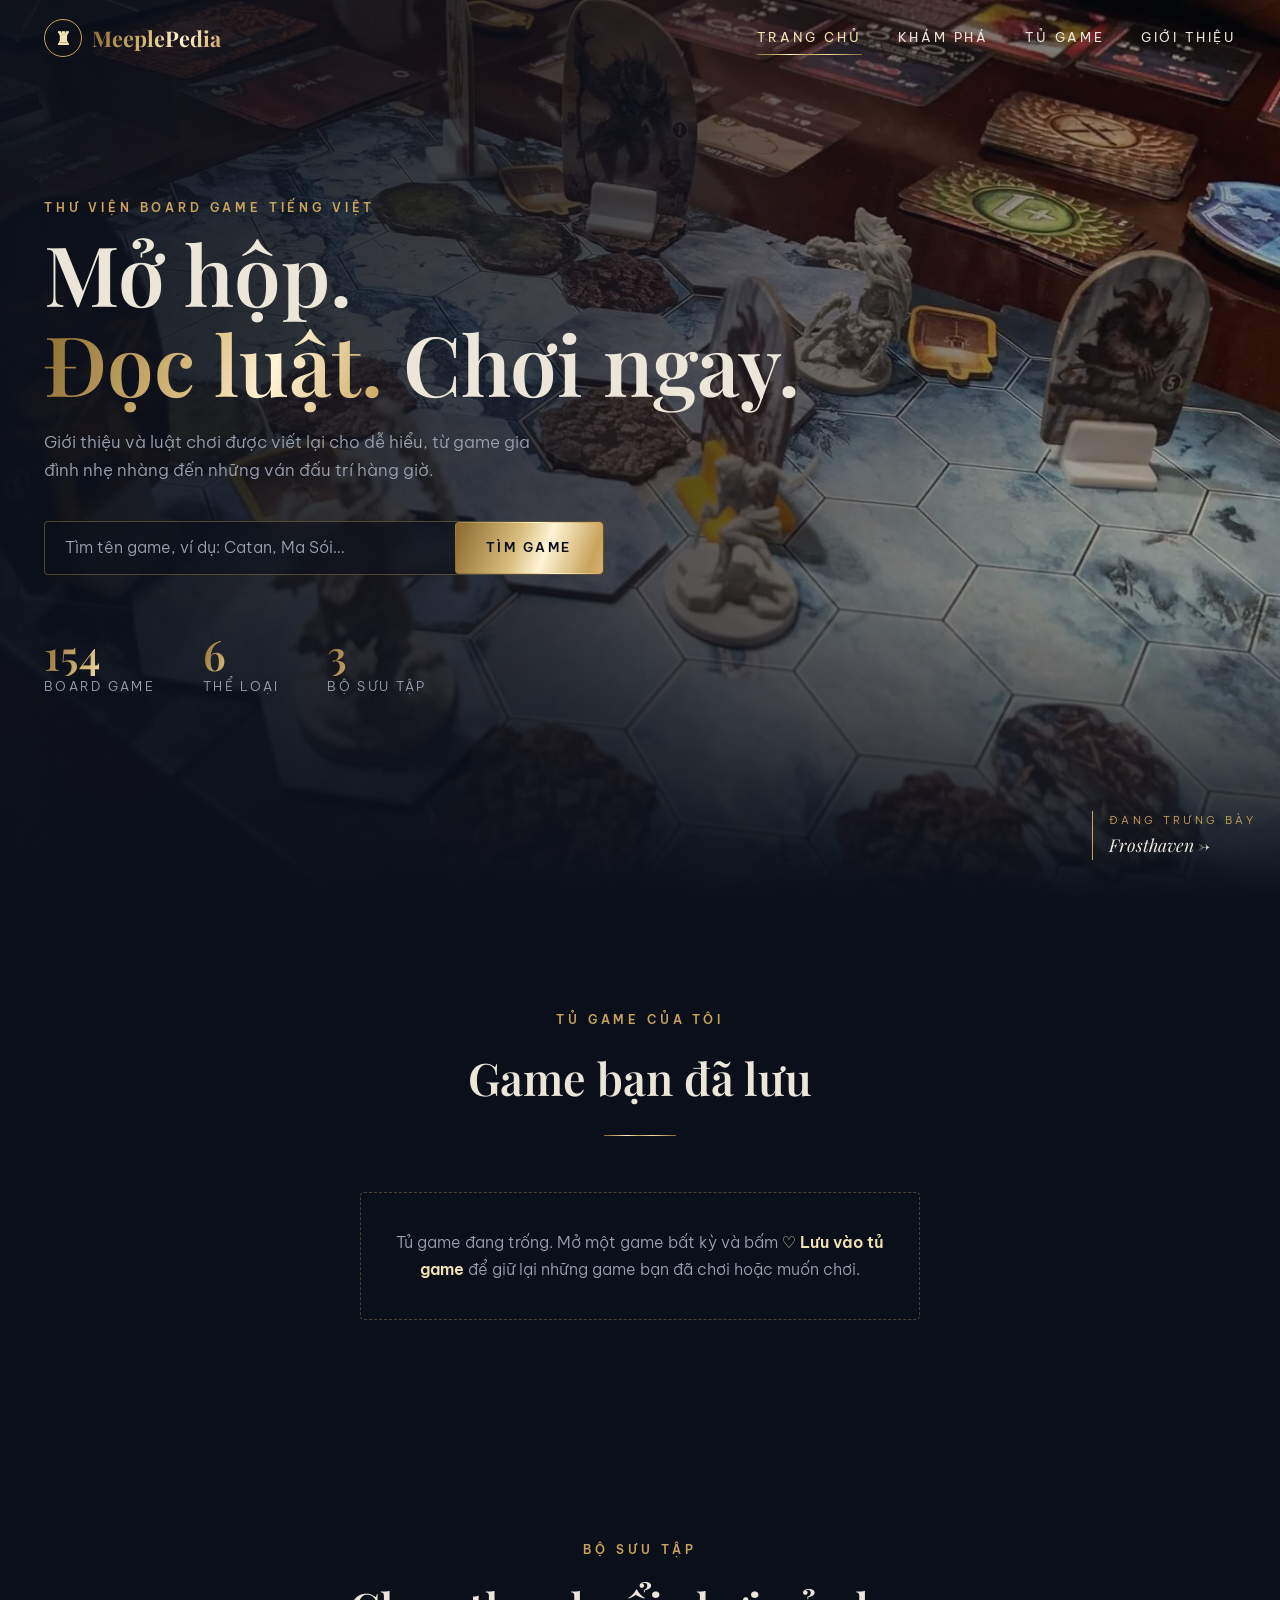
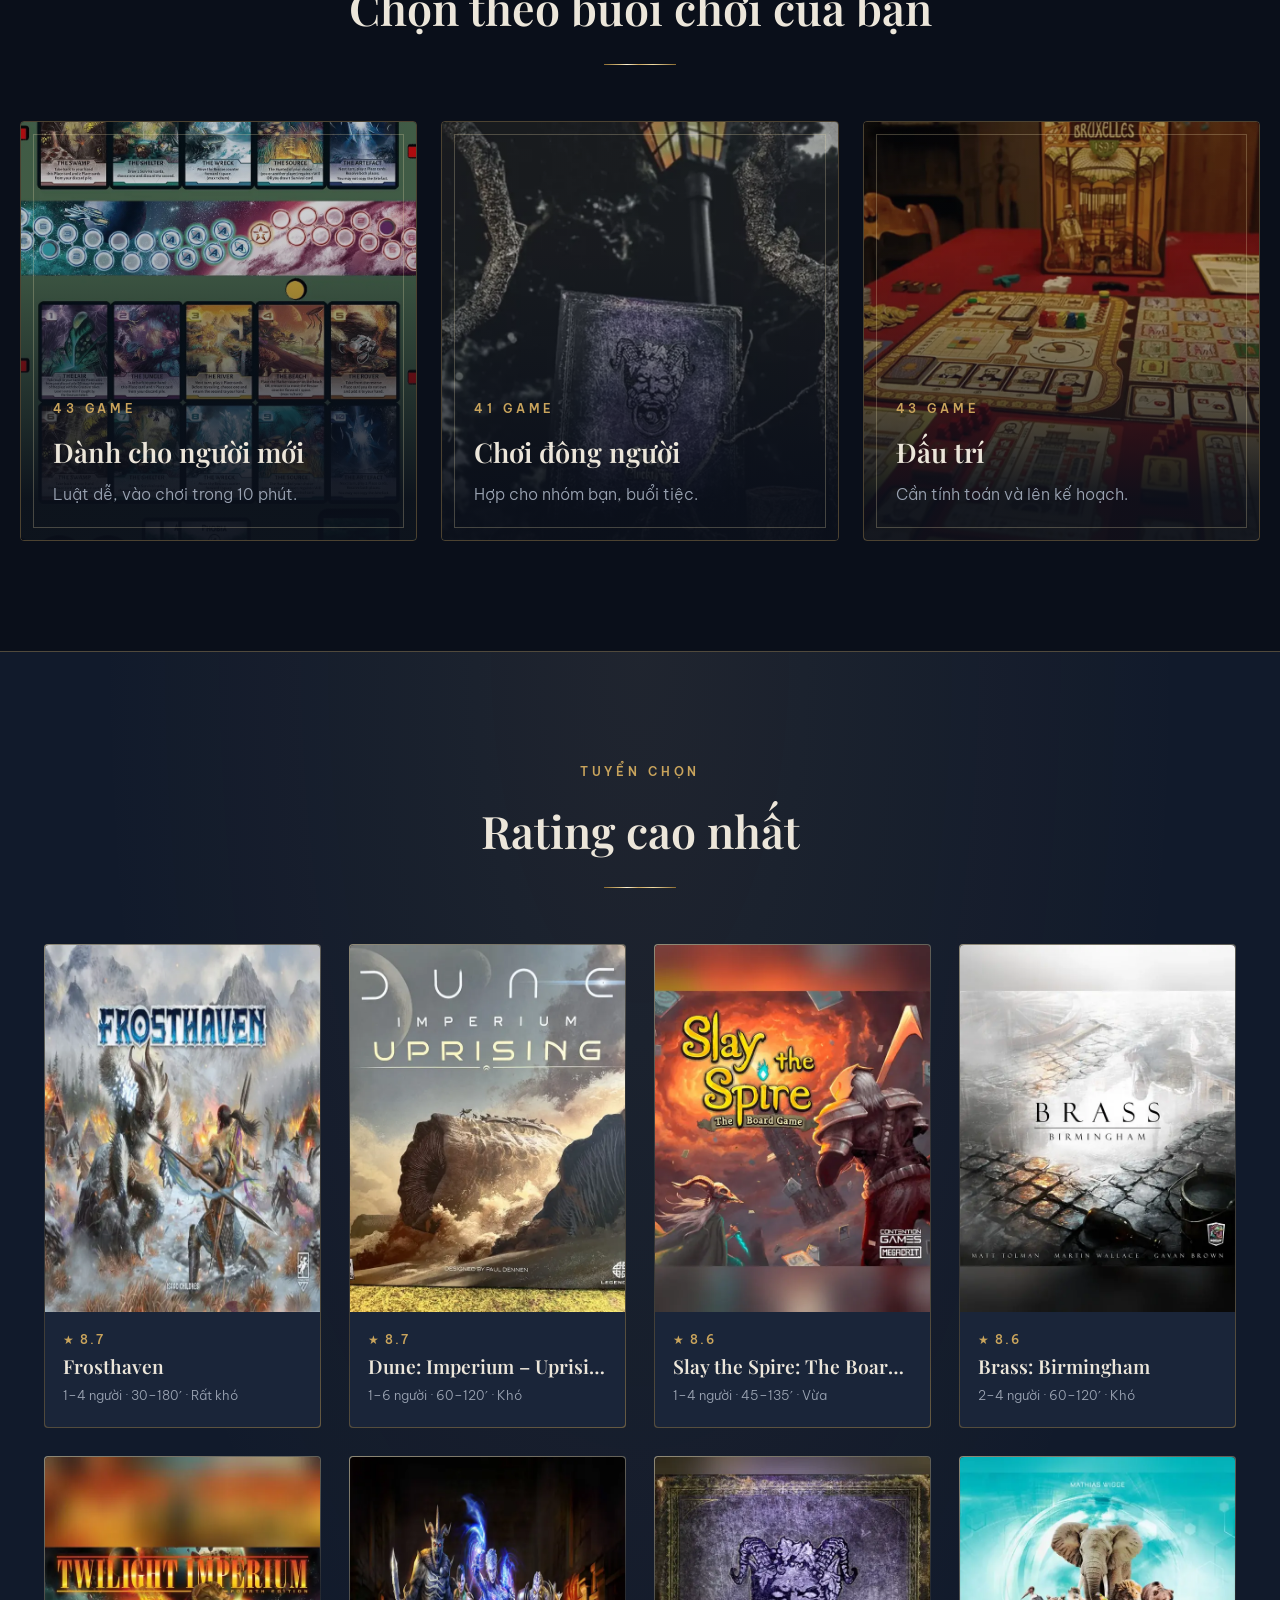
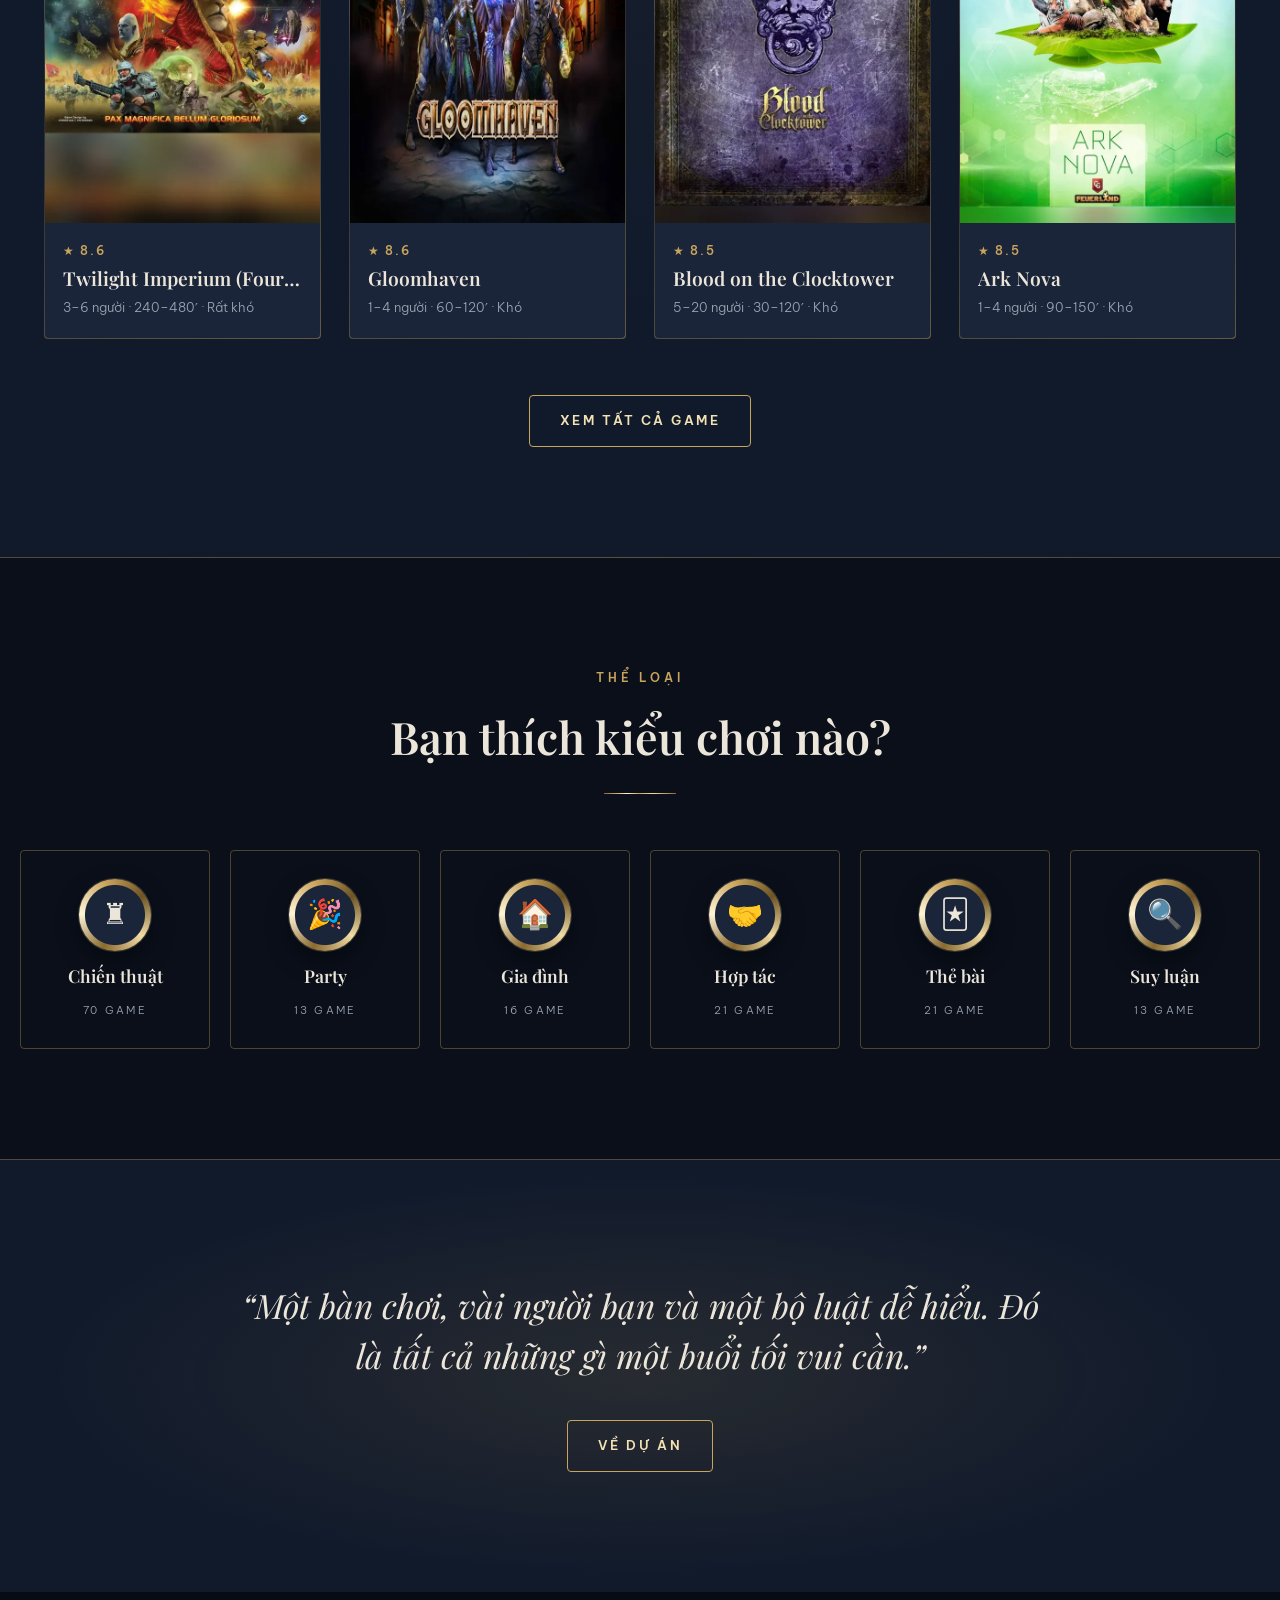
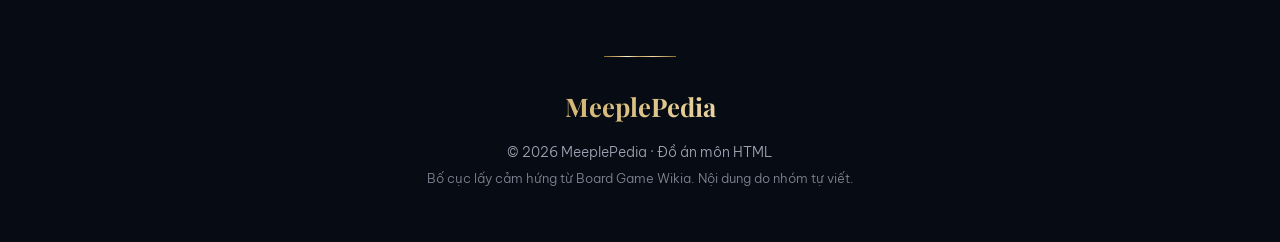
<file: index.html>
<!DOCTYPE html>
<html lang="vi">
<head>
  <meta charset="UTF-8">
  <meta name="viewport" content="width=device-width, initial-scale=1.0">
  <meta name="description" content="MeeplePedia: wiki board game tiếng Việt, giới thiệu và luật chơi dễ hiểu cho từng game.">
  <title>MeeplePedia – Wiki board game tiếng Việt</title>
  <link rel="preconnect" href="https://fonts.googleapis.com">
  <link rel="preconnect" href="https://fonts.gstatic.com" crossorigin>
  <link href="https://fonts.googleapis.com/css2?family=Be+Vietnam+Pro:wght@300;400;600&family=Playfair+Display:ital,wght@0,600;0,700;1,600&display=swap" rel="stylesheet">
  <link rel="stylesheet" href="css/style.css">
</head>
<body>
  <header class="lux-header" id="lux-header">
    <div class="lux-container lux-header-inner">
      <a class="lux-logo" href="index.html">
        <span class="lux-logo-mark" aria-hidden="true">♜</span>
        <span class="metal-text">MeeplePedia</span>
      </a>
      <button class="menu-toggle" aria-label="Mở menu" aria-expanded="false" aria-controls="site-nav">☰</button>
      <nav class="site-nav" id="site-nav" aria-label="Menu chính">
        <a href="index.html" aria-current="page">Trang chủ</a>
        <a href="games.html">Khám phá</a>
        <a href="games.html?saved=1">Tủ game</a>
        <a href="about.html">Giới thiệu</a>
      </nav>
    </div>
  </header>

  <main>
    <!-- Hero: ảnh nền đổi dần giữa các game nổi bật -->
    <section class="lux-hero" aria-labelledby="hero-title">
      <div class="lux-hero-slides" id="hero-slides" aria-hidden="true"></div>
      <div class="lux-container lux-hero-content">
        <p class="lux-eyebrow">Thư viện board game tiếng Việt</p>
        <h1 id="hero-title" class="lux-hero-title">
          Mở hộp.<br><span class="metal-text">Đọc luật.</span> Chơi ngay.
        </h1>
        <p class="lux-hero-text">Giới thiệu và luật chơi được viết lại cho dễ hiểu, từ game gia đình nhẹ nhàng đến những ván đấu trí hàng giờ.</p>

        <form class="lux-search" action="games.html" role="search">
          <label class="visually-hidden" for="hero-search">Tìm board game</label>
          <input id="hero-search" name="q" type="search" placeholder="Tìm tên game, ví dụ: Catan, Ma Sói…" autocomplete="off">
          <button type="submit" class="lux-btn lux-btn-gold">Tìm game</button>
        </form>

        <ul class="lux-stats" id="hero-stats" aria-label="Số liệu"></ul>
      </div>
      <a class="lux-hero-caption" id="hero-caption" href="#"></a>
    </section>

    <!-- Tủ game của tôi: game người xem đã lưu ở trang chi tiết -->
    <section class="lux-section lux-container" id="tu-game" aria-labelledby="shelf-title">
      <header class="lux-section-head">
        <p class="lux-eyebrow">Tủ game của tôi</p>
        <h2 id="shelf-title" class="lux-section-title">Game bạn đã lưu</h2>
        <span class="lux-rule" aria-hidden="true"></span>
      </header>
      <div class="lux-grid" id="shelf-grid"></div>
      <p class="lux-shelf-empty" id="shelf-empty" hidden>
        Tủ game đang trống. Mở một game bất kỳ và bấm <strong>♡ Lưu vào tủ game</strong>
        để giữ lại những game bạn đã chơi hoặc muốn chơi.
      </p>
      <p class="lux-center" id="shelf-more" hidden><a class="lux-btn lux-btn-outline" href="games.html?saved=1">Mở cả tủ game</a></p>
    </section>

    <!-- Bộ sưu tập -->
    <section class="lux-section lux-container" aria-labelledby="col-title">
      <header class="lux-section-head">
        <p class="lux-eyebrow">Bộ sưu tập</p>
        <h2 id="col-title" class="lux-section-title">Chọn theo buổi chơi của bạn</h2>
        <span class="lux-rule" aria-hidden="true"></span>
      </header>
      <div class="lux-collections" id="lux-collections"></div>
    </section>

    <!-- Game nổi bật -->
    <section class="lux-section lux-section-alt" aria-labelledby="featured-title">
      <div class="lux-container">
        <header class="lux-section-head">
          <p class="lux-eyebrow">Tuyển chọn</p>
          <h2 id="featured-title" class="lux-section-title">Rating cao nhất</h2>
          <span class="lux-rule" aria-hidden="true"></span>
        </header>
        <div class="lux-grid" id="lux-featured"></div>
        <p class="lux-center"><a class="lux-btn lux-btn-outline" href="games.html">Xem tất cả game</a></p>
      </div>
    </section>

    <!-- Thể loại -->
    <section class="lux-section lux-container" aria-labelledby="cat-title">
      <header class="lux-section-head">
        <p class="lux-eyebrow">Thể loại</p>
        <h2 id="cat-title" class="lux-section-title">Bạn thích kiểu chơi nào?</h2>
        <span class="lux-rule" aria-hidden="true"></span>
      </header>
      <ul class="lux-categories" id="lux-categories"></ul>
    </section>

    <!-- Lời giới thiệu -->
    <section class="lux-quote" aria-label="Về MeeplePedia">
      <div class="lux-container">
        <blockquote>
          <p>“Một bàn chơi, vài người bạn và một bộ luật dễ hiểu. Đó là tất cả những gì một buổi tối vui cần.”</p>
        </blockquote>
        <a class="lux-btn lux-btn-outline" href="about.html">Về dự án</a>
      </div>
    </section>
  </main>

  <footer class="lux-footer">
    <div class="lux-container">
      <span class="lux-rule" aria-hidden="true"></span>
      <p class="metal-text lux-footer-logo">MeeplePedia</p>
      <p>© <span id="year"></span> MeeplePedia · Đồ án môn HTML</p>
      <p class="lux-footer-note">Bố cục lấy cảm hứng từ Board Game Wikia. Nội dung do nhóm tự viết.</p>
    </div>
  </footer>

  <script src="js/games.js"></script>
  <script src="js/main.js"></script>
  <script src="js/home.js"></script>
</body>
</html>
</file>
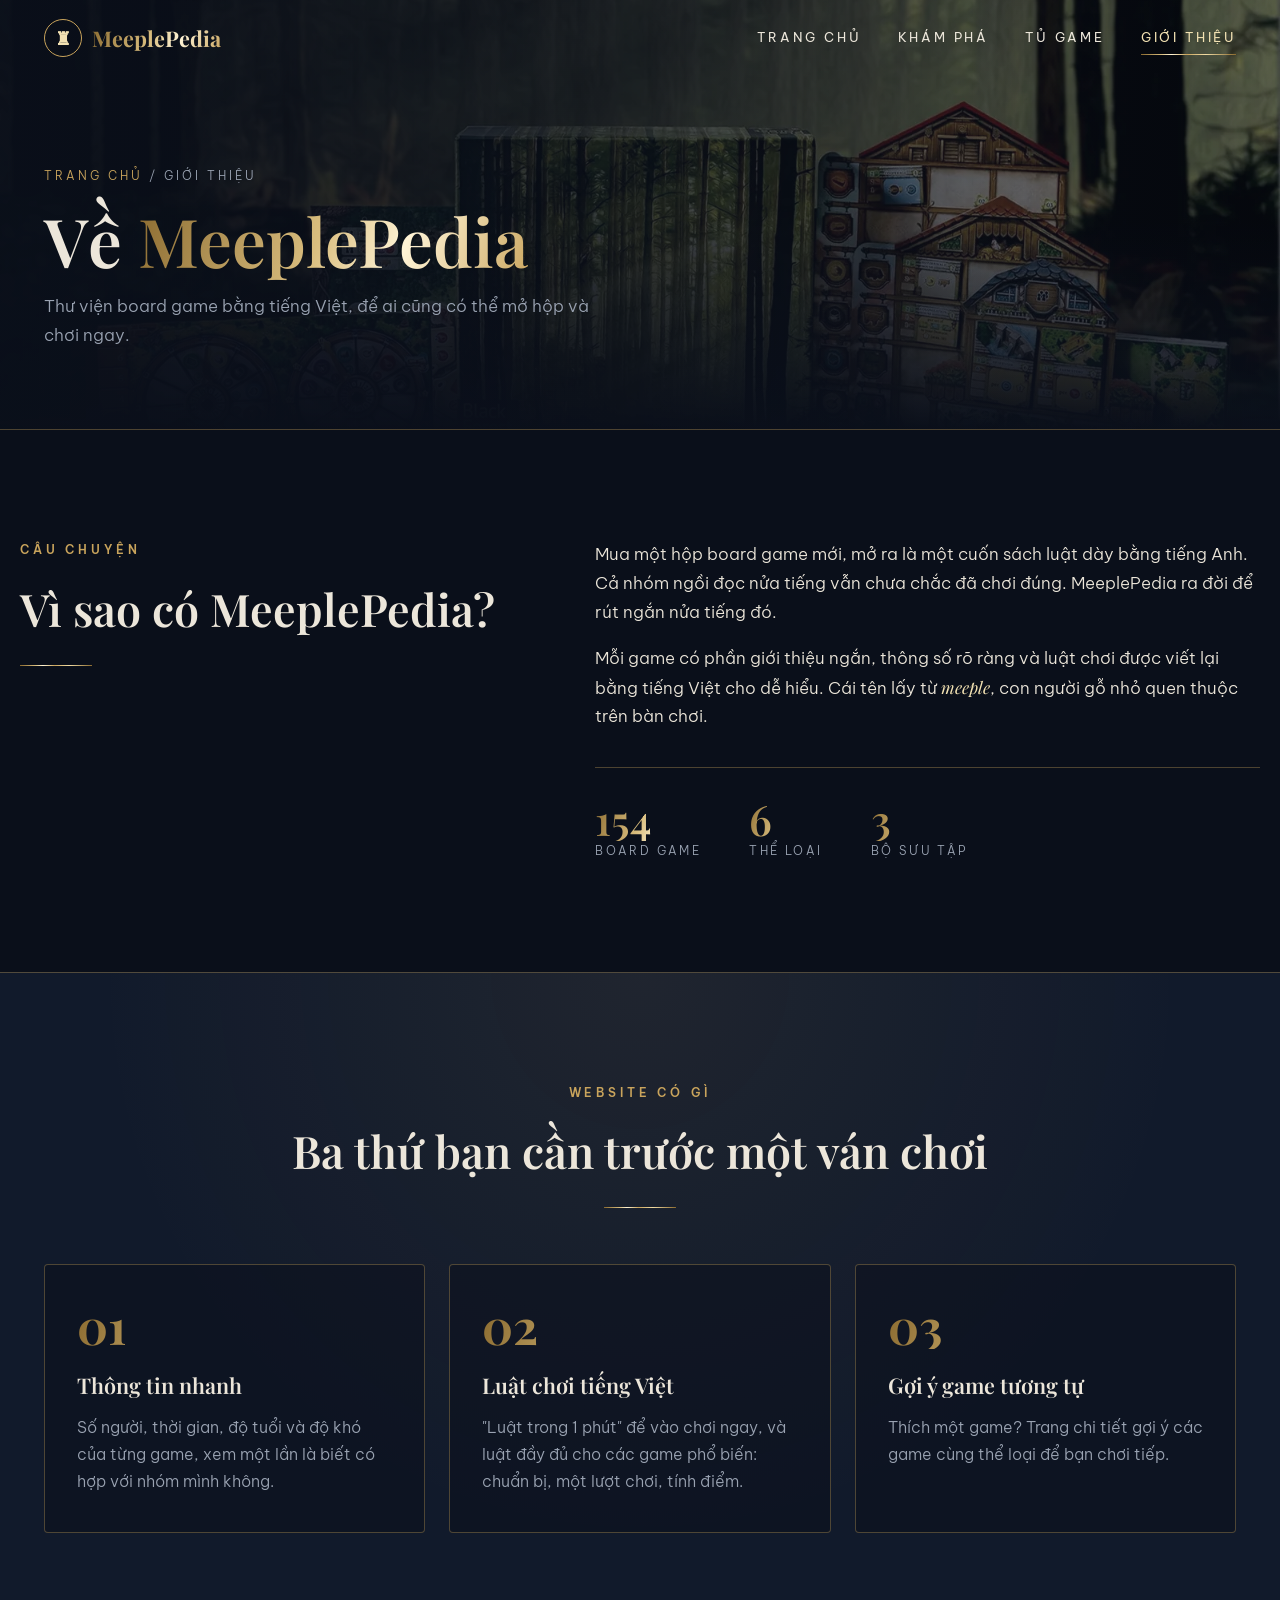
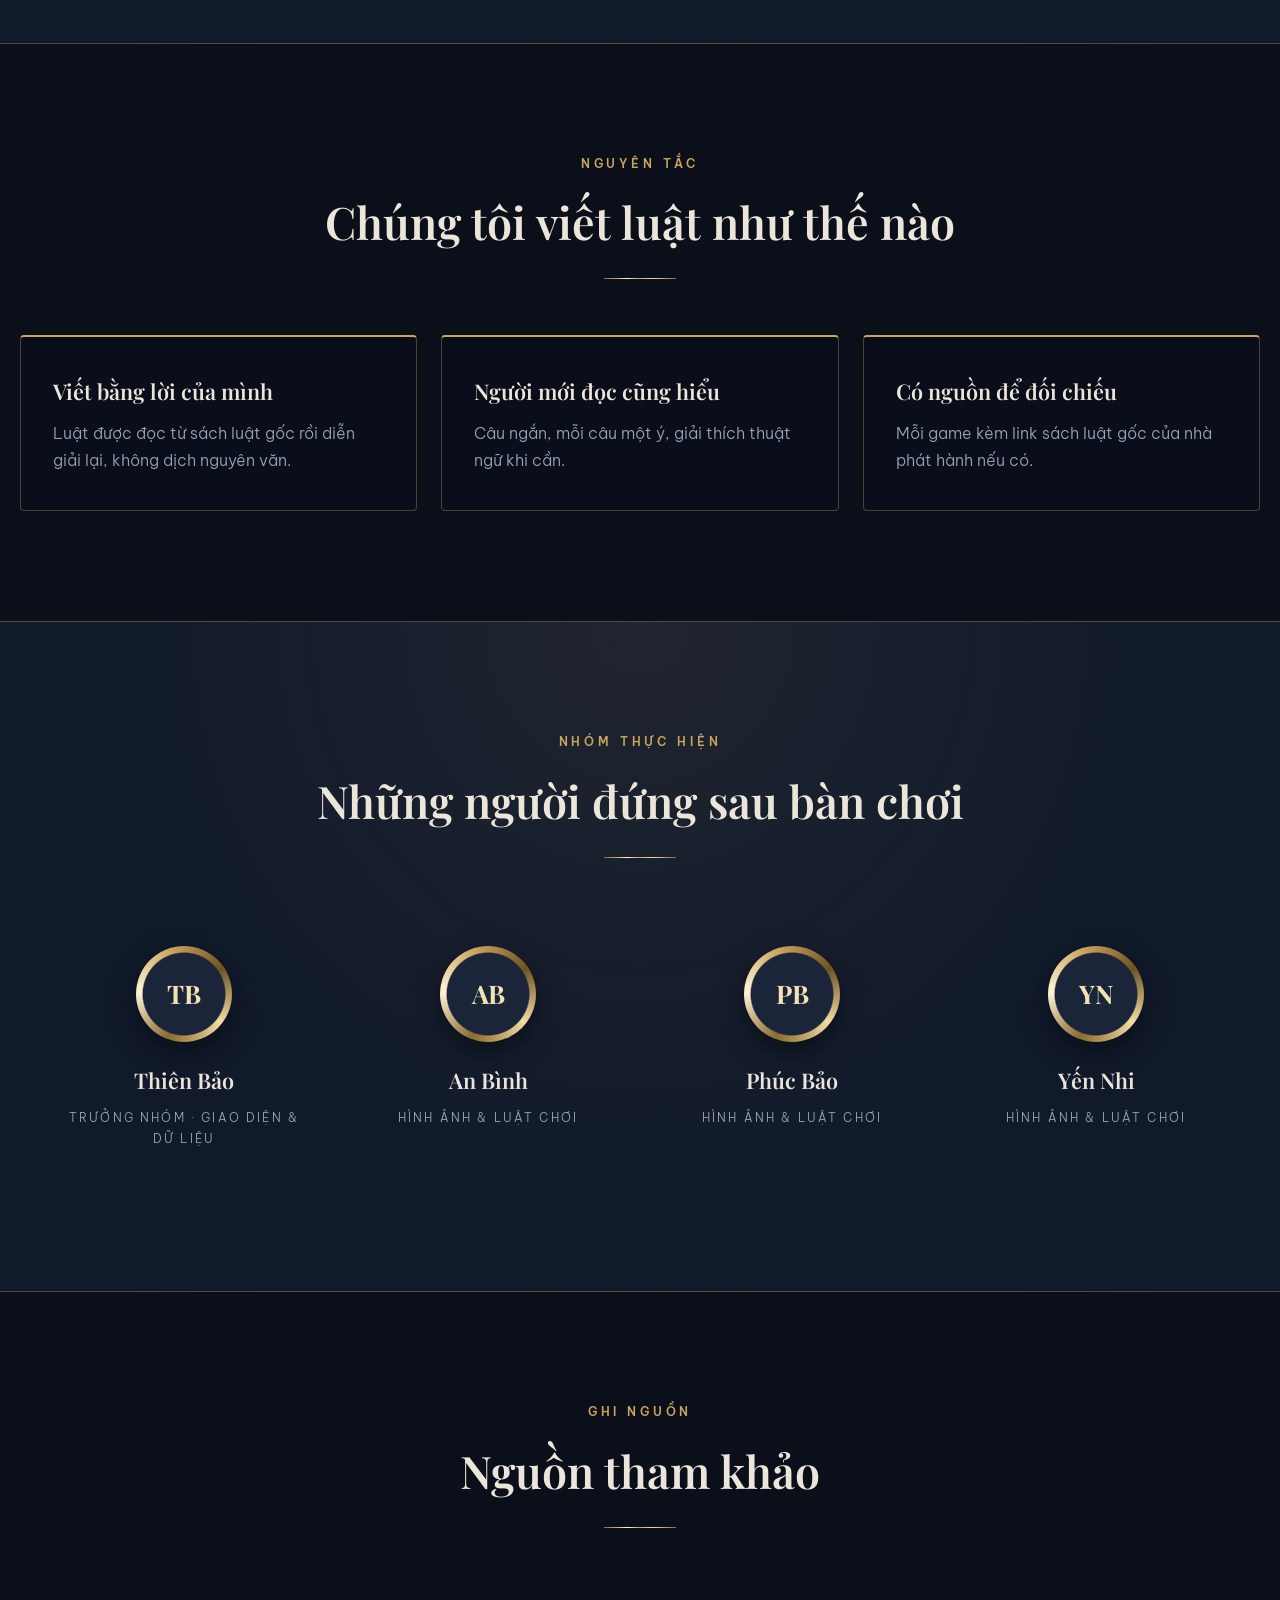
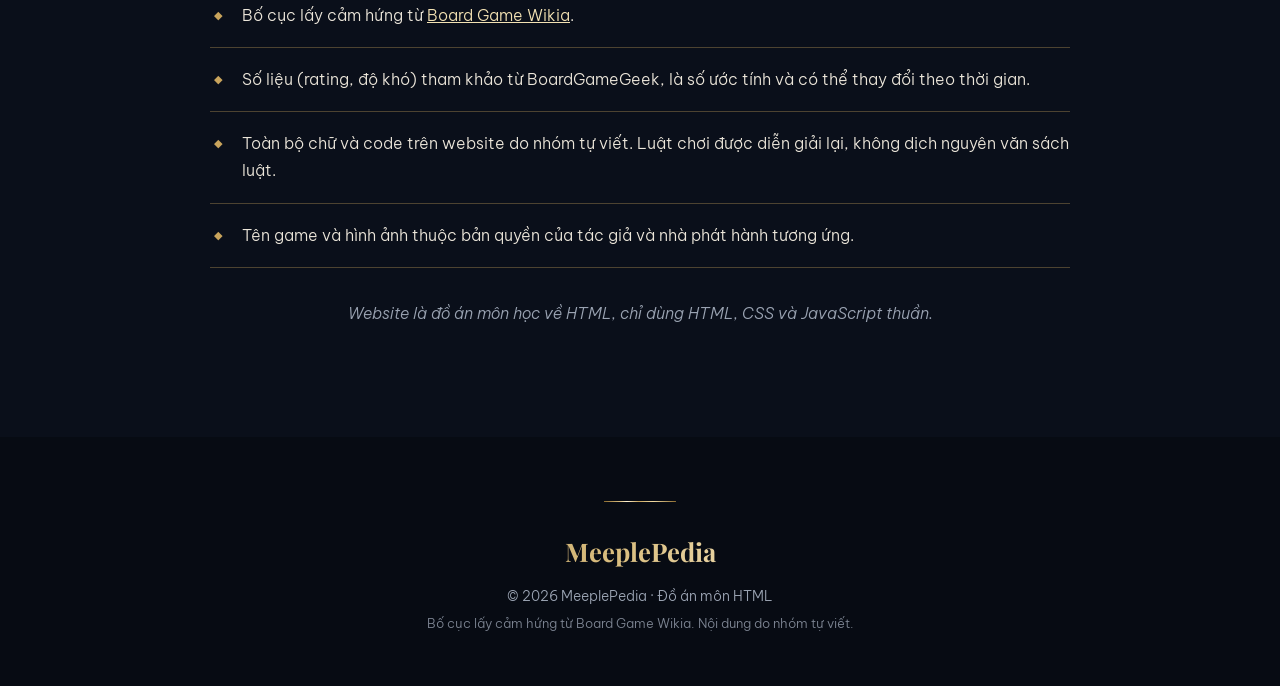
<file: about.html>
<!DOCTYPE html>
<html lang="vi">
<head>
  <meta charset="UTF-8">
  <meta name="viewport" content="width=device-width, initial-scale=1.0">
  <meta name="description" content="Giới thiệu MeeplePedia, cách nhóm viết luật chơi và nguồn tham khảo.">
  <title>Giới thiệu | MeeplePedia</title>
  <link rel="preconnect" href="https://fonts.googleapis.com">
  <link rel="preconnect" href="https://fonts.gstatic.com" crossorigin>
  <link href="https://fonts.googleapis.com/css2?family=Be+Vietnam+Pro:wght@300;400;600&family=Playfair+Display:ital,wght@0,600;0,700;1,600&display=swap" rel="stylesheet">
  <link rel="stylesheet" href="css/style.css">
  <link rel="stylesheet" href="css/pages.css">
</head>
<body>
  <header class="lux-header" id="lux-header">
    <div class="lux-container lux-header-inner">
      <a class="lux-logo" href="index.html">
        <span class="lux-logo-mark" aria-hidden="true">♜</span>
        <span class="metal-text">MeeplePedia</span>
      </a>
      <button class="menu-toggle" aria-label="Mở menu" aria-expanded="false" aria-controls="site-nav">☰</button>
      <nav class="site-nav" id="site-nav" aria-label="Menu chính">
        <a href="index.html">Trang chủ</a>
        <a href="games.html">Khám phá</a>
        <a href="games.html?saved=1">Tủ game</a>
        <a href="about.html" aria-current="page">Giới thiệu</a>
      </nav>
    </div>
  </header>

  <main>
    <section class="lux-page-hero" aria-labelledby="page-title">
      <img class="lux-page-hero-bg" src="assets/images/100/100b.webp" alt="">
      <div class="lux-container">
        <nav class="lux-breadcrumb" aria-label="Vị trí trang">
          <a href="index.html">Trang chủ</a> <span aria-hidden="true">/</span> Giới thiệu
        </nav>
        <h1 id="page-title" class="lux-page-title">Về <span class="metal-text">MeeplePedia</span></h1>
        <p class="lux-page-text">Thư viện board game bằng tiếng Việt, để ai cũng có thể mở hộp và chơi ngay.</p>
      </div>
    </section>

    <!-- Câu chuyện -->
    <section class="lux-section lux-container lux-story" aria-labelledby="story-title">
      <div>
        <p class="lux-eyebrow">Câu chuyện</p>
        <h2 id="story-title" class="lux-section-title lux-left">Vì sao có MeeplePedia?</h2>
        <span class="lux-rule lux-rule-left" aria-hidden="true"></span>
      </div>
      <div class="lux-story-text">
        <p>Mua một hộp board game mới, mở ra là một cuốn sách luật dày bằng tiếng Anh. Cả nhóm ngồi đọc nửa tiếng vẫn chưa chắc đã chơi đúng. MeeplePedia ra đời để rút ngắn nửa tiếng đó.</p>
        <p>Mỗi game có phần giới thiệu ngắn, thông số rõ ràng và luật chơi được viết lại bằng tiếng Việt cho dễ hiểu. Cái tên lấy từ <em>meeple</em>, con người gỗ nhỏ quen thuộc trên bàn chơi.</p>
        <ul class="lux-figures" aria-label="Số liệu">
          <li><strong class="metal-text" data-stat="games"></strong> board game</li>
          <li><strong class="metal-text" data-stat="categories"></strong> thể loại</li>
          <li><strong class="metal-text" data-stat="collections"></strong> bộ sưu tập</li>
        </ul>
      </div>
    </section>

    <!-- Website có gì -->
    <section class="lux-section lux-section-alt" aria-labelledby="feature-title">
      <div class="lux-container">
        <header class="lux-section-head">
          <p class="lux-eyebrow">Website có gì</p>
          <h2 id="feature-title" class="lux-section-title">Ba thứ bạn cần trước một ván chơi</h2>
          <span class="lux-rule" aria-hidden="true"></span>
        </header>
        <ol class="lux-features">
          <li>
            <span class="lux-feature-no metal-text">01</span>
            <h3>Thông tin nhanh</h3>
            <p>Số người, thời gian, độ tuổi và độ khó của từng game, xem một lần là biết có hợp với nhóm mình không.</p>
          </li>
          <li>
            <span class="lux-feature-no metal-text">02</span>
            <h3>Luật chơi tiếng Việt</h3>
            <p>"Luật trong 1 phút" để vào chơi ngay, và luật đầy đủ cho các game phổ biến: chuẩn bị, một lượt chơi, tính điểm.</p>
          </li>
          <li>
            <span class="lux-feature-no metal-text">03</span>
            <h3>Gợi ý game tương tự</h3>
            <p>Thích một game? Trang chi tiết gợi ý các game cùng thể loại để bạn chơi tiếp.</p>
          </li>
        </ol>
      </div>
    </section>

    <!-- Cách viết luật -->
    <section class="lux-section lux-container" aria-labelledby="rule-title">
      <header class="lux-section-head">
        <p class="lux-eyebrow">Nguyên tắc</p>
        <h2 id="rule-title" class="lux-section-title">Chúng tôi viết luật như thế nào</h2>
        <span class="lux-rule" aria-hidden="true"></span>
      </header>
      <ul class="lux-principles">
        <li><h3>Viết bằng lời của mình</h3><p>Luật được đọc từ sách luật gốc rồi diễn giải lại, không dịch nguyên văn.</p></li>
        <li><h3>Người mới đọc cũng hiểu</h3><p>Câu ngắn, mỗi câu một ý, giải thích thuật ngữ khi cần.</p></li>
        <li><h3>Có nguồn để đối chiếu</h3><p>Mỗi game kèm link sách luật gốc của nhà phát hành nếu có.</p></li>
      </ul>
    </section>

    <!-- Nhóm thực hiện -->
    <section class="lux-section lux-section-alt" aria-labelledby="team-title">
      <div class="lux-container">
        <header class="lux-section-head">
          <p class="lux-eyebrow">Nhóm thực hiện</p>
          <h2 id="team-title" class="lux-section-title">Những người đứng sau bàn chơi</h2>
          <span class="lux-rule" aria-hidden="true"></span>
        </header>
        <ul class="lux-team">
          <li><span class="lux-avatar" aria-hidden="true">TB</span><h3>Thiên Bảo</h3><p>Trưởng nhóm · Giao diện & dữ liệu</p></li>
          <li><span class="lux-avatar" aria-hidden="true">AB</span><h3>An Bình</h3><p>Hình ảnh & luật chơi</p></li>
          <li><span class="lux-avatar" aria-hidden="true">PB</span><h3>Phúc Bảo</h3><p>Hình ảnh & luật chơi</p></li>
          <li><span class="lux-avatar" aria-hidden="true">YN</span><h3>Yến Nhi</h3><p>Hình ảnh & luật chơi</p></li>
        </ul>
      </div>
    </section>

    <!-- Nguồn tham khảo -->
    <section class="lux-section lux-container lux-narrow" aria-labelledby="source-title">
      <header class="lux-section-head">
        <p class="lux-eyebrow">Ghi nguồn</p>
        <h2 id="source-title" class="lux-section-title">Nguồn tham khảo</h2>
        <span class="lux-rule" aria-hidden="true"></span>
      </header>
      <ul class="lux-sources">
        <li>Bố cục lấy cảm hứng từ <a href="https://boardgamewikia.com/vi" target="_blank" rel="noopener">Board Game Wikia</a>.</li>
        <li>Số liệu (rating, độ khó) tham khảo từ BoardGameGeek, là số ước tính và có thể thay đổi theo thời gian.</li>
        <li>Toàn bộ chữ và code trên website do nhóm tự viết. Luật chơi được diễn giải lại, không dịch nguyên văn sách luật.</li>
        <li>Tên game và hình ảnh thuộc bản quyền của tác giả và nhà phát hành tương ứng.</li>
      </ul>
      <p class="lux-project-note">Website là đồ án môn học về HTML, chỉ dùng HTML, CSS và JavaScript thuần.</p>
    </section>
  </main>

  <footer class="lux-footer">
    <div class="lux-container">
      <span class="lux-rule" aria-hidden="true"></span>
      <p class="metal-text lux-footer-logo">MeeplePedia</p>
      <p>© <span id="year"></span> MeeplePedia · Đồ án môn HTML</p>
      <p class="lux-footer-note">Bố cục lấy cảm hứng từ Board Game Wikia. Nội dung do nhóm tự viết.</p>
    </div>
  </footer>

  <script src="js/games.js"></script>
  <script src="js/main.js"></script>
</body>
</html>
</file>
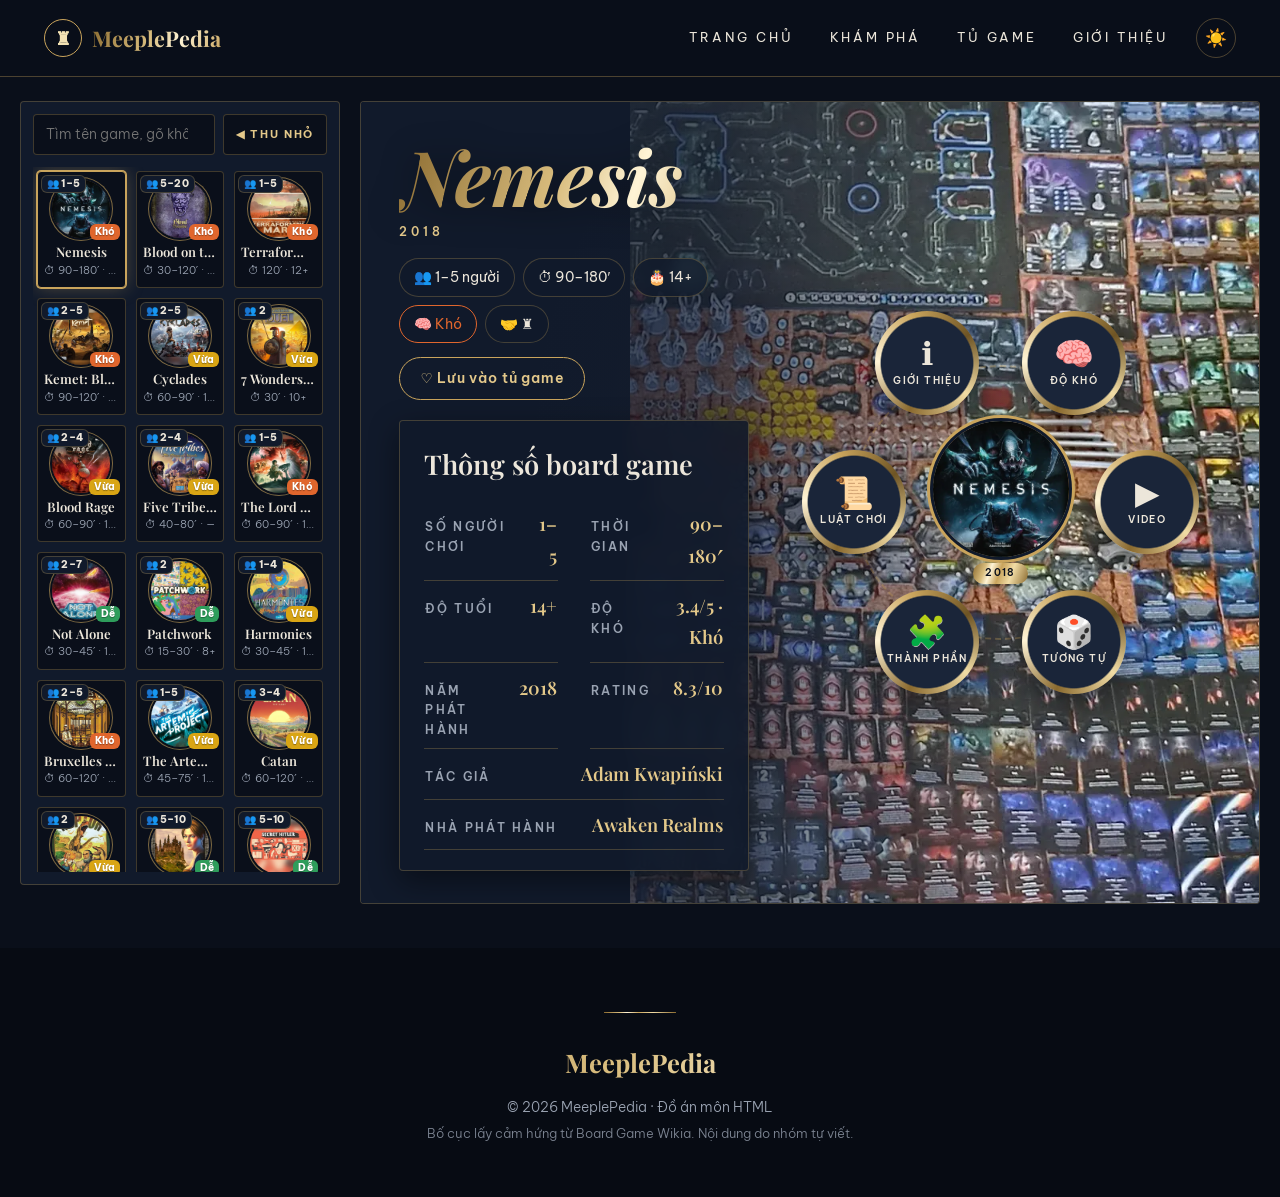
<file: game.html>
<!DOCTYPE html>
<html lang="vi" data-theme="dark">
<head>
  <meta charset="UTF-8">
  <meta name="viewport" content="width=device-width, initial-scale=1.0">
  <meta name="description" content="Giới thiệu và luật chơi board game bằng tiếng Việt.">
  <title>Chi tiết game | MeeplePedia</title>
  <script>
    // Đặt theme đã lưu trước khi vẽ trang để không bị nháy màu
    try { document.documentElement.dataset.theme = localStorage.getItem("theme") || "dark"; } catch (e) {}
  </script>
  <link rel="preconnect" href="https://fonts.googleapis.com">
  <link rel="preconnect" href="https://fonts.gstatic.com" crossorigin>
  <link href="https://fonts.googleapis.com/css2?family=Be+Vietnam+Pro:wght@300;400;600&family=Playfair+Display:ital,wght@0,600;0,700;1,600;1,700&display=swap" rel="stylesheet">
  <link rel="stylesheet" href="css/style.css">
  <link rel="stylesheet" href="css/game.css">
</head>
<body>
  <header class="lux-header" id="lux-header">
    <div class="lux-container lux-header-inner">
      <a class="lux-logo" href="index.html">
        <span class="lux-logo-mark" aria-hidden="true">♜</span>
        <span class="metal-text">MeeplePedia</span>
      </a>
      <div class="lux-header-right">
        <button class="menu-toggle" aria-label="Mở menu" aria-expanded="false" aria-controls="site-nav">☰</button>
        <nav class="site-nav" id="site-nav" aria-label="Menu chính">
          <a href="index.html">Trang chủ</a>
          <a href="games.html">Khám phá</a>
          <a href="games.html?saved=1">Tủ game</a>
          <a href="about.html">Giới thiệu</a>
        </nav>
        <button type="button" class="theme-toggle" id="theme-toggle" aria-label="Đổi nền sáng/tối">🌙</button>
      </div>
    </div>
  </header>

  <main class="detail-layout" id="detail-layout">
    <aside class="game-list" aria-label="Danh sách board game">
      <div class="game-list-head">
        <label class="visually-hidden" for="game-search">Tìm game</label>
        <input type="search" class="game-search" id="game-search" placeholder="Tìm tên game, gõ không dấu…" autocomplete="off">
        <button type="button" class="list-toggle" id="list-toggle" aria-expanded="true" aria-controls="game-list-items">◀ Thu nhỏ</button>
      </div>
      <ul class="game-tiles" id="game-list-items">
        <!-- js/game.js vẽ danh sách game vào đây -->
      </ul>
      <p class="game-list-empty" id="game-list-empty" hidden>Không tìm thấy game nào.</p>
    </aside>

    <article class="showcase" id="game-detail" aria-live="polite">
      <!-- js/game.js đổ dữ liệu game đang chọn vào đây theo ?id= trên link -->
    </article>
  </main>

  <footer class="lux-footer">
    <div class="lux-container">
      <span class="lux-rule" aria-hidden="true"></span>
      <p class="metal-text lux-footer-logo">MeeplePedia</p>
      <p>© <span id="year"></span> MeeplePedia · Đồ án môn HTML</p>
      <p class="lux-footer-note">Bố cục lấy cảm hứng từ Board Game Wikia. Nội dung do nhóm tự viết.</p>
    </div>
  </footer>

  <script src="js/games.js"></script>
  <script src="js/main.js"></script>
  <script src="js/game.js"></script>
</body>
</html>
</file>
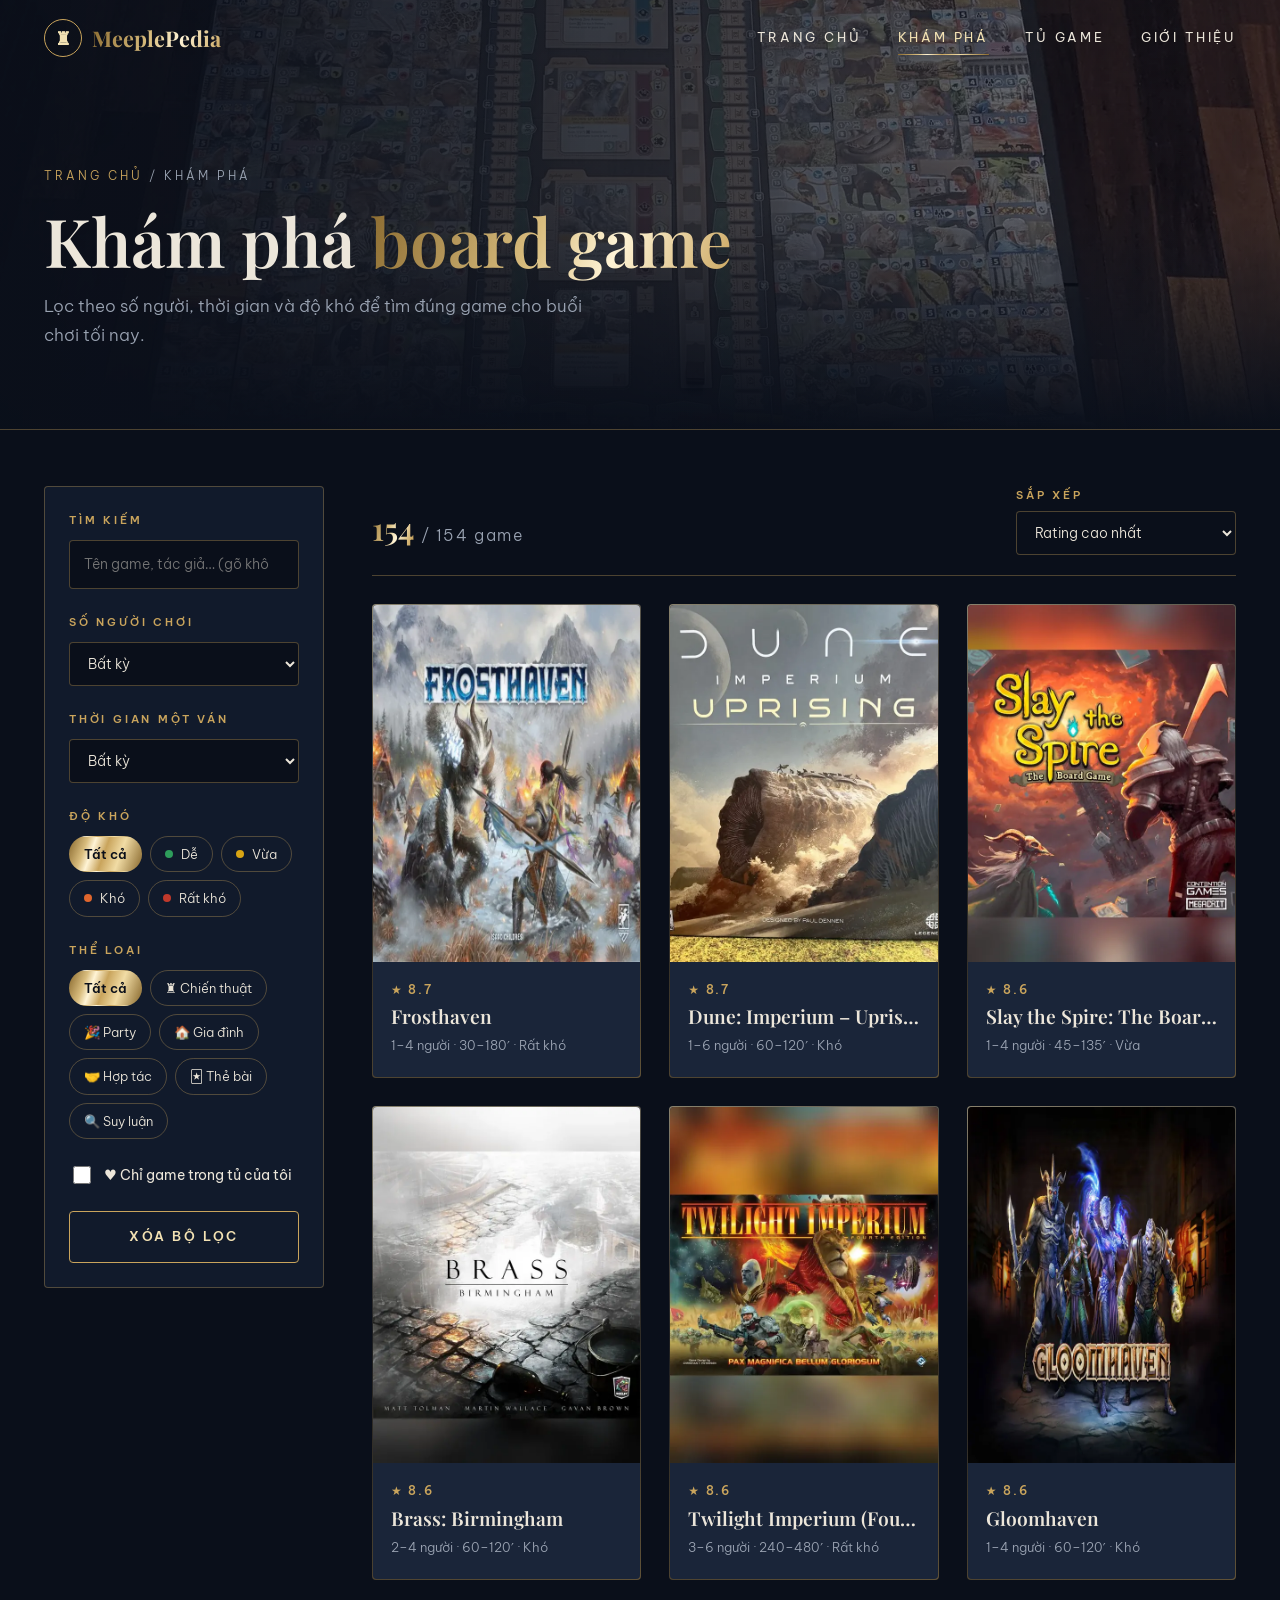
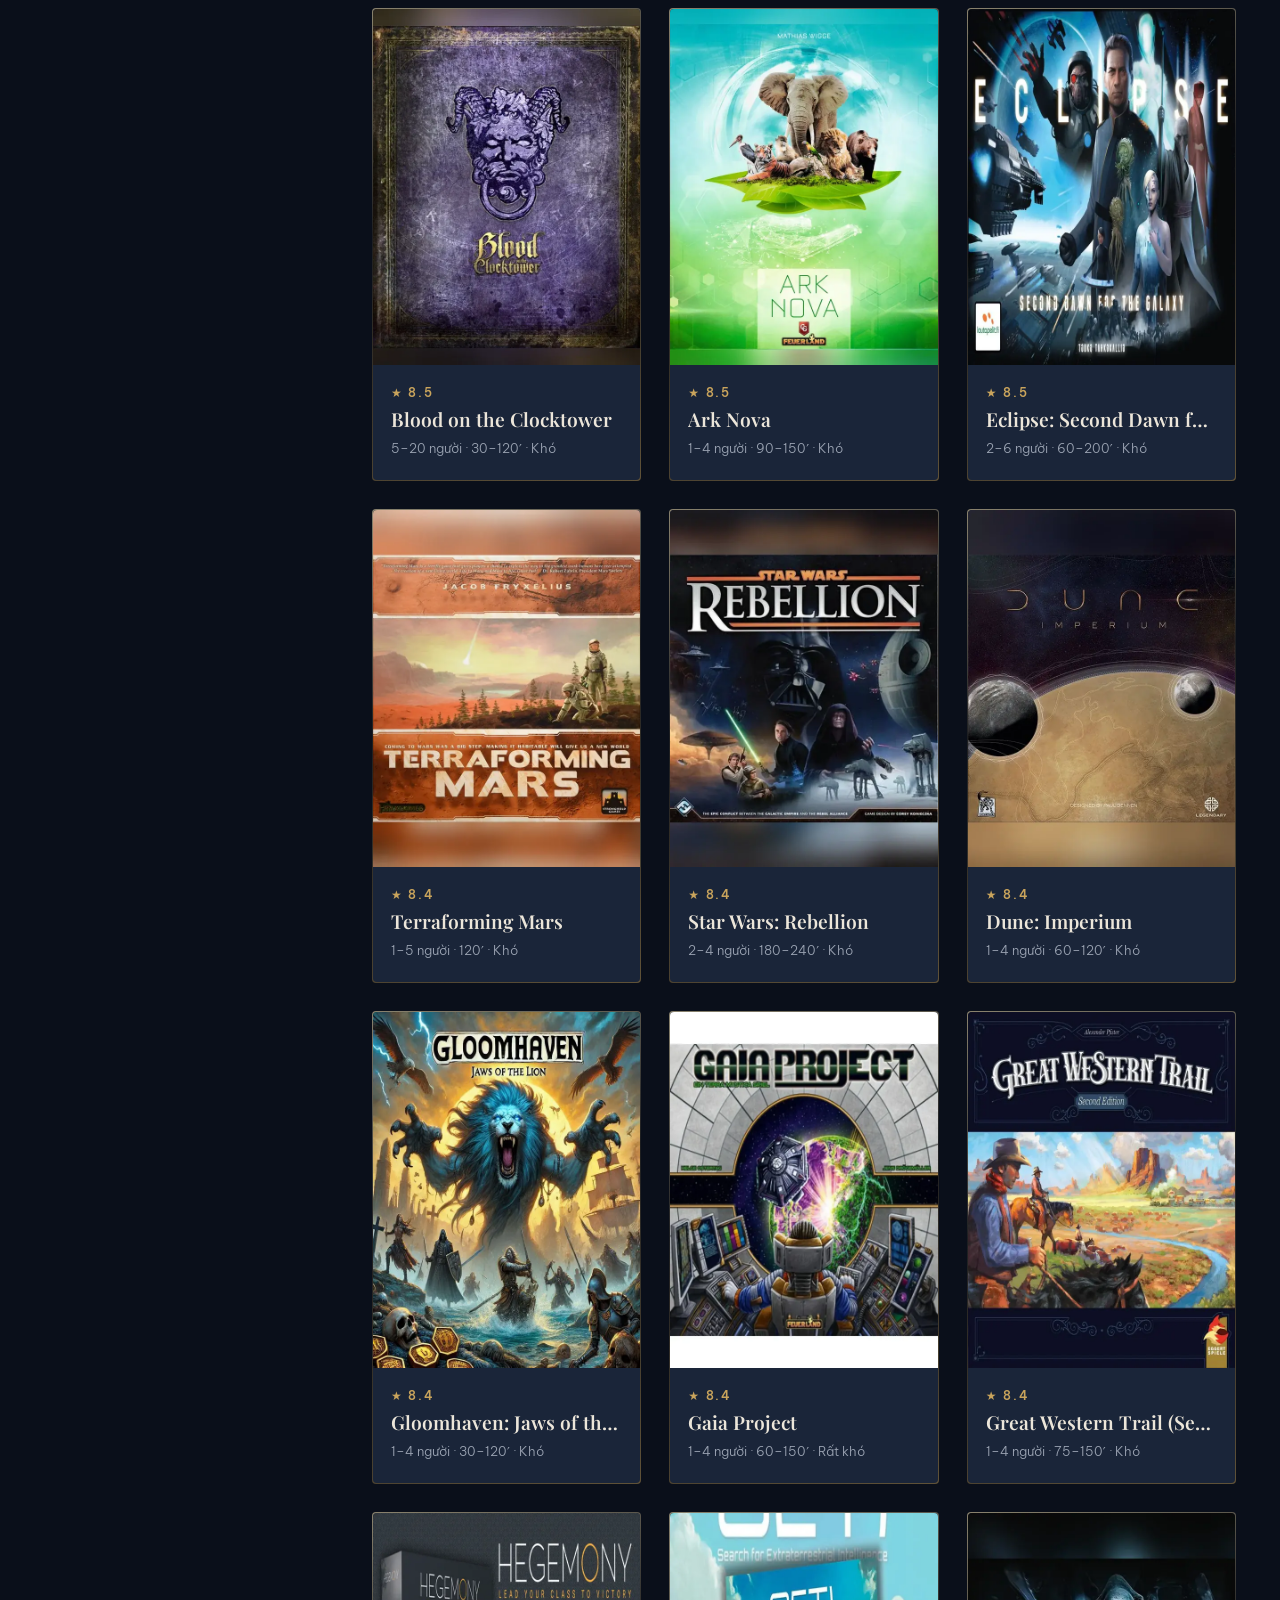
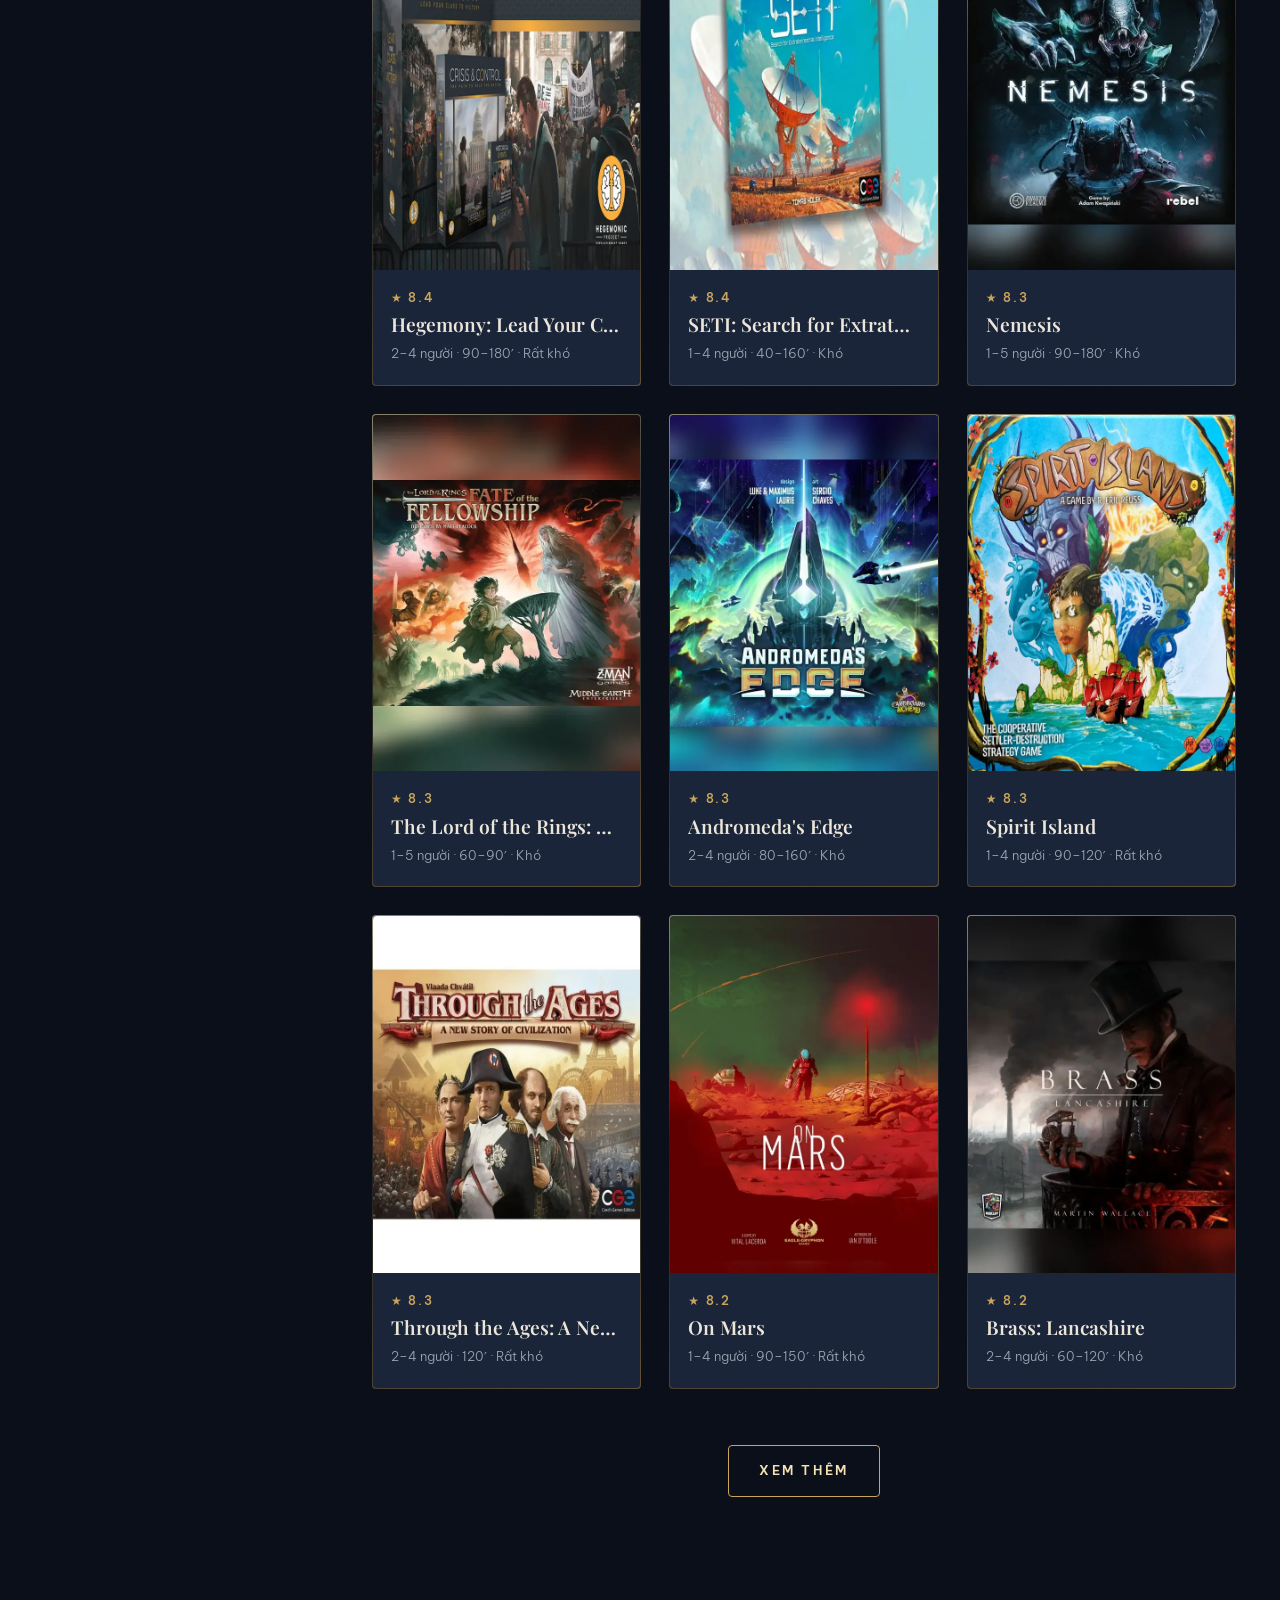
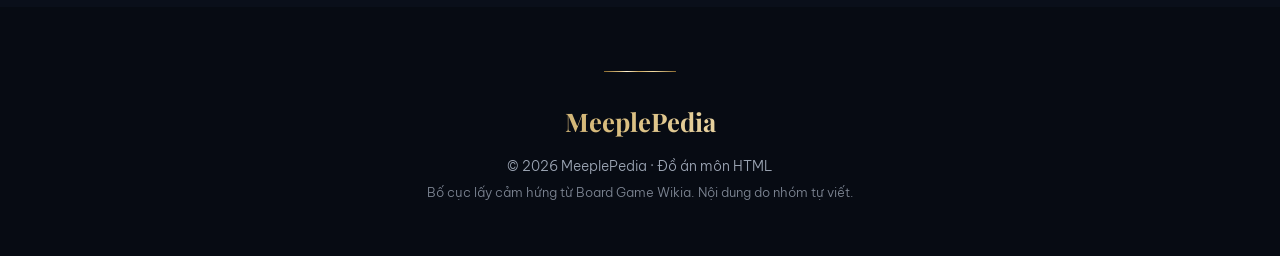
<file: games.html>
<!DOCTYPE html>
<html lang="vi">
<head>
  <meta charset="UTF-8">
  <meta name="viewport" content="width=device-width, initial-scale=1.0">
  <meta name="description" content="Tìm board game theo số người, thời gian, độ khó và thể loại.">
  <title>Khám phá | MeeplePedia</title>
  <link rel="preconnect" href="https://fonts.googleapis.com">
  <link rel="preconnect" href="https://fonts.gstatic.com" crossorigin>
  <link href="https://fonts.googleapis.com/css2?family=Be+Vietnam+Pro:wght@300;400;600&family=Playfair+Display:ital,wght@0,600;0,700;1,600&display=swap" rel="stylesheet">
  <link rel="stylesheet" href="css/style.css">
  <link rel="stylesheet" href="css/pages.css">
</head>
<body>
  <header class="lux-header" id="lux-header">
    <div class="lux-container lux-header-inner">
      <a class="lux-logo" href="index.html">
        <span class="lux-logo-mark" aria-hidden="true">♜</span>
        <span class="metal-text">MeeplePedia</span>
      </a>
      <button class="menu-toggle" aria-label="Mở menu" aria-expanded="false" aria-controls="site-nav">☰</button>
      <nav class="site-nav" id="site-nav" aria-label="Menu chính">
        <a href="index.html">Trang chủ</a>
        <a href="games.html" aria-current="page">Khám phá</a>
        <a href="games.html?saved=1">Tủ game</a>
        <a href="about.html">Giới thiệu</a>
      </nav>
    </div>
  </header>

  <main>
    <section class="lux-page-hero" aria-labelledby="page-title">
      <img class="lux-page-hero-bg" src="assets/images/084/084b.webp" alt="">
      <div class="lux-container">
        <nav class="lux-breadcrumb" aria-label="Vị trí trang">
          <a href="index.html">Trang chủ</a> <span aria-hidden="true">/</span> Khám phá
        </nav>
        <h1 id="page-title" class="lux-page-title">Khám phá <span class="metal-text">board game</span></h1>
        <p class="lux-page-text">Lọc theo số người, thời gian và độ khó để tìm đúng game cho buổi chơi tối nay.</p>
      </div>
    </section>

    <div class="lux-container lux-explore">
      <!-- Bộ lọc -->
      <aside class="lux-filters-wrap" aria-label="Bộ lọc">
        <details class="lux-filters" id="lux-filters" open>
          <summary>Bộ lọc</summary>
          <form id="filter-form" class="lux-filter-form" role="search">
            <div class="lux-field">
              <label for="f-q">Tìm kiếm</label>
              <input id="f-q" name="q" type="search" placeholder="Tên game, tác giả… (gõ không dấu cũng được)" autocomplete="off">
            </div>

            <div class="lux-field">
              <label for="f-players">Số người chơi</label>
              <select id="f-players" name="players"></select>
            </div>

            <div class="lux-field">
              <label for="f-time">Thời gian một ván</label>
              <select id="f-time" name="time"></select>
            </div>

            <fieldset class="lux-field">
              <legend>Độ khó</legend>
              <div class="lux-chips" id="f-level"></div>
            </fieldset>

            <fieldset class="lux-field">
              <legend>Thể loại</legend>
              <div class="lux-chips" id="f-cat"></div>
            </fieldset>

            <div class="lux-field">
              <label class="lux-check"><input type="checkbox" name="saved" value="1"> <span>♥ Chỉ game trong tủ của tôi</span></label>
            </div>

            <button type="button" class="lux-btn lux-btn-outline lux-reset" id="f-reset">Xóa bộ lọc</button>
          </form>
        </details>
      </aside>

      <!-- Kết quả -->
      <section class="lux-results" aria-labelledby="result-count">
        <div class="lux-results-head">
          <p id="result-count" class="lux-result-count" aria-live="polite"></p>
          <div class="lux-sort">
            <label for="f-sort">Sắp xếp</label>
            <select id="f-sort" name="sort" form="filter-form"></select>
          </div>
        </div>
        <p class="lux-active-col" id="active-col" hidden></p>
        <div class="lux-grid lux-grid-3" id="game-grid"></div>
        <p class="lux-empty" id="empty-note" hidden>Không có game nào khớp bộ lọc. Thử bỏ bớt điều kiện nhé.</p>
        <p class="lux-center"><button type="button" class="lux-btn lux-btn-outline" id="more-btn">Xem thêm</button></p>
      </section>
    </div>
  </main>

  <footer class="lux-footer">
    <div class="lux-container">
      <span class="lux-rule" aria-hidden="true"></span>
      <p class="metal-text lux-footer-logo">MeeplePedia</p>
      <p>© <span id="year"></span> MeeplePedia · Đồ án môn HTML</p>
      <p class="lux-footer-note">Bố cục lấy cảm hứng từ Board Game Wikia. Nội dung do nhóm tự viết.</p>
    </div>
  </footer>

  <script src="js/games.js"></script>
  <script src="js/main.js"></script>
  <script src="js/explore.js"></script>
</body>
</html>
</file>
<file: css/style.css>
/* ===== MeeplePedia: CSS dùng chung cho mọi trang + trang chủ (index.html) =====
   Nền xanh than, chữ và viền ánh vàng champagne, tiêu đề chữ có chân (Playfair Display).
   Trang Khám phá, Giới thiệu nạp thêm css/pages.css; trang chi tiết nạp thêm css/game.css. */

:root {
  --ink: #0a0f1a;            /* xanh than gần đen */
  --ink-2: #111a2b;
  --ink-3: #1a2539;
  --pearl: #ece6da;          /* chữ chính, trắng ngà */
  --mist: #9aa3b2;           /* chữ phụ, xám bạc */
  --gold: #c9a45c;
  --gold-light: #f3e2b3;
  --gold-dark: #8a6a2f;
  --metal: linear-gradient(110deg, #8a6a2f 0%, #d9bd7e 22%, #fff4d6 32%, #c9a45c 48%, #f1dca5 68%, #8a6a2f 100%);
  --line: rgba(201, 164, 92, 0.35);
  --radius: 4px;
  --header-h: 76px;
  --ease: cubic-bezier(0.2, 0.7, 0.2, 1);
}

* { box-sizing: border-box; }

body {
  margin: 0;
  font-family: "Be Vietnam Pro", system-ui, sans-serif;
  font-weight: 300;
  line-height: 1.7;
  color: var(--pearl);
  background: var(--ink);
}

a { color: inherit; }

img { display: block; max-width: 100%; }

.lux-container { max-width: 1240px; margin: 0 auto; padding: 0 24px; }

.visually-hidden {
  position: absolute;
  width: 1px;
  height: 1px;
  overflow: hidden;
  clip: rect(0 0 0 0);
  white-space: nowrap;
}

/* ===== Ảnh bìa & ảnh tạm ===== */
.cover {
  display: block;
  width: 100%;
  aspect-ratio: 3 / 4;
  object-fit: cover;
}

.cover-placeholder {
  display: flex;
  flex-direction: column;
  align-items: center;
  justify-content: center;
  gap: 8px;
  padding: 12px;
  color: #fff;
  text-align: center;
  background:
    repeating-linear-gradient(45deg, rgba(255, 255, 255, 0.07) 0 10px, transparent 10px 20px),
    linear-gradient(160deg, var(--accent), color-mix(in srgb, var(--accent) 60%, #000));
}

.cover-icon { font-size: 2.6rem; }

.cover-name {
  font-weight: 800;
  font-size: 1.1rem;
  text-shadow: 0 2px 4px rgba(0, 0, 0, 0.3);
}

/* ===== Dùng chung cho trang chi tiết ===== */
.empty-note {
  padding: 16px 20px;
  background: var(--surface);
  border: 1px dashed var(--border);
  border-radius: var(--radius);
  color: var(--muted);
}

.not-found { text-align: center; padding: 64px 0; }

/* Chữ ánh kim: gradient vàng chạy chậm qua chữ */
.metal-text {
  background: var(--metal);
  background-size: 220% auto;
  -webkit-background-clip: text;
  background-clip: text;
  color: transparent;
  animation: metal-shine 7s linear infinite;
}

@keyframes metal-shine {
  to { background-position: -220% center; }
}

.lux-eyebrow {
  margin: 0 0 10px;
  font-size: 0.75rem;
  font-weight: 600;
  letter-spacing: 0.32em;
  text-transform: uppercase;
  color: var(--gold);
}

.lux-rule {
  display: block;
  width: 72px;
  height: 1px;
  margin: 18px auto 0;
  background: var(--metal);
}

/* ===== Nút ===== */
.lux-btn {
  display: inline-block;
  padding: 14px 30px;
  border: 1px solid transparent;
  border-radius: var(--radius);
  font: inherit;
  font-size: 0.8rem;
  font-weight: 600;
  letter-spacing: 0.2em;
  text-transform: uppercase;
  text-decoration: none;
  cursor: pointer;
  transition: transform 0.3s var(--ease), box-shadow 0.3s var(--ease), background-position 0.6s var(--ease);
}

.lux-btn-gold {
  background: var(--metal);
  background-size: 200% auto;
  color: var(--ink);
}

.lux-btn-gold:hover {
  background-position: right center;
  box-shadow: 0 8px 28px rgba(201, 164, 92, 0.35);
}

.lux-btn-outline {
  border-color: var(--gold);
  background: transparent;
  color: var(--gold-light);
}

.lux-btn[hidden] { display: none; }

.lux-btn-outline:hover { background: rgba(201, 164, 92, 0.12); }

.lux-btn:focus-visible,
.lux-card-link:focus-visible,
.lux-collection:focus-visible,
.lux-category:focus-visible { outline: 2px solid var(--gold-light); outline-offset: 4px; }

/* ===== Header ===== */
.lux-header {
  position: fixed;
  inset: 0 0 auto;
  z-index: 20;
  border-bottom: 1px solid transparent;
  transition: background 0.4s var(--ease), border-color 0.4s var(--ease);
}

.lux-header.scrolled {
  background: rgba(10, 15, 26, 0.88);
  border-bottom-color: var(--line);
  backdrop-filter: blur(12px);
}

.lux-header-inner {
  display: flex;
  align-items: center;
  justify-content: space-between;
  height: var(--header-h);
}

.lux-logo {
  display: flex;
  align-items: center;
  gap: 10px;
  font-family: "Playfair Display", serif;
  font-size: 1.35rem;
  font-weight: 700;
  text-decoration: none;
}

.lux-logo-mark {
  display: grid;
  place-items: center;
  width: 38px;
  height: 38px;
  border: 1px solid var(--gold);
  border-radius: 50%;
  color: var(--gold-light);
  font-size: 1.1rem;
}

.site-nav { display: flex; gap: 36px; }

.site-nav a {
  position: relative;
  padding: 6px 0;
  font-size: 0.8rem;
  font-weight: 400;
  letter-spacing: 0.22em;
  text-transform: uppercase;
  text-decoration: none;
  color: var(--pearl);
}

/* Gạch chân vàng chạy ra khi hover */
.site-nav a::after {
  content: "";
  position: absolute;
  left: 0;
  bottom: 0;
  width: 100%;
  height: 1px;
  background: var(--metal);
  transform: scaleX(0);
  transform-origin: left;
  transition: transform 0.4s var(--ease);
}

.site-nav a:hover::after,
.site-nav a[aria-current="page"]::after { transform: scaleX(1); }

.site-nav a[aria-current="page"] { color: var(--gold-light); }

.menu-toggle {
  display: none;
  background: none;
  border: 0;
  color: var(--gold-light);
  font-size: 1.5rem;
  cursor: pointer;
}

/* ===== Hero ===== */
.lux-hero {
  position: relative;
  display: flex;
  align-items: center;
  min-height: 100vh;
  padding: calc(var(--header-h) + 40px) 0 120px;
  overflow: hidden;
  isolation: isolate;
}

.lux-hero-slides { position: absolute; inset: 0; z-index: -2; }

.lux-hero-slides img {
  position: absolute;
  inset: 0;
  width: 100%;
  height: 100%;
  object-fit: cover;
  opacity: 0;
  transform: scale(1.08);
  transition: opacity 1.6s var(--ease), transform 7s linear;
}

.lux-hero-slides img.active { opacity: 1; transform: scale(1); }

/* Phủ tối để chữ nổi, đậm dần sang trái và xuống dưới */
.lux-hero::before {
  content: "";
  position: absolute;
  inset: 0;
  z-index: -1;
  background:
    linear-gradient(90deg, rgba(10, 15, 26, 0.95) 0%, rgba(10, 15, 26, 0.75) 45%, rgba(10, 15, 26, 0.25) 100%),
    linear-gradient(0deg, var(--ink) 0%, transparent 35%);
}

.lux-hero-content { width: 100%; }

.lux-hero-title {
  max-width: 760px;
  margin: 0 0 20px;
  font-family: "Playfair Display", serif;
  font-size: clamp(2.6rem, 6.5vw, 5.2rem);
  font-weight: 600;
  line-height: 1.08;
}

.lux-hero-text {
  max-width: 520px;
  margin: 0 0 36px;
  color: var(--mist);
  font-size: 1.05rem;
}

.lux-search {
  display: flex;
  max-width: 560px;
  border: 1px solid var(--line);
  border-radius: var(--radius);
  background: rgba(10, 15, 26, 0.6);
  backdrop-filter: blur(8px);
}

.lux-search input {
  flex: 1;
  min-width: 0;
  padding: 0 20px;
  border: 0;
  background: transparent;
  color: var(--pearl);
  font: inherit;
}

.lux-search input::placeholder { color: var(--mist); }

.lux-search input:focus { outline: none; }

.lux-search:focus-within { border-color: var(--gold); }

.lux-stats {
  display: flex;
  flex-wrap: wrap;
  gap: 48px;
  margin: 56px 0 0;
  padding: 0;
  list-style: none;
  color: var(--mist);
  font-size: 0.8rem;
  letter-spacing: 0.18em;
  text-transform: uppercase;
}

.lux-stats strong {
  display: block;
  font-family: "Playfair Display", serif;
  font-size: 2.6rem;
  font-weight: 600;
  letter-spacing: 0;
  line-height: 1.1;
}

.lux-hero-caption {
  position: absolute;
  right: 24px;
  bottom: 40px;
  padding-left: 16px;
  border-left: 1px solid var(--gold);
  font-family: "Playfair Display", serif;
  font-style: italic;
  font-size: 1.1rem;
  text-decoration: none;
}

.lux-hero-caption span {
  display: block;
  font-family: "Be Vietnam Pro", sans-serif;
  font-style: normal;
  font-size: 0.7rem;
  letter-spacing: 0.3em;
  text-transform: uppercase;
  color: var(--gold);
}

/* ===== Các mục ===== */
.lux-section { padding: 110px 0; }

.lux-section-alt {
  background:
    radial-gradient(ellipse at top, rgba(201, 164, 92, 0.08), transparent 60%),
    var(--ink-2);
  border-top: 1px solid var(--line);
  border-bottom: 1px solid var(--line);
}

.lux-section-head { margin-bottom: 56px; text-align: center; }

.lux-section-title {
  margin: 0;
  font-family: "Playfair Display", serif;
  font-size: clamp(1.8rem, 4vw, 2.8rem);
  font-weight: 600;
}

.lux-center { margin: 56px 0 0; text-align: center; }

/* Bộ sưu tập: 3 khung ảnh lớn */
.lux-collections {
  display: grid;
  grid-template-columns: repeat(3, 1fr);
  gap: 24px;
}

.lux-collection {
  position: relative;
  display: flex;
  align-items: flex-end;
  min-height: 420px;
  padding: 32px;
  border: 1px solid var(--line);
  border-radius: var(--radius);
  overflow: hidden;
  text-decoration: none;
  isolation: isolate;
}

.lux-collection img {
  position: absolute;
  inset: 0;
  z-index: -2;
  width: 100%;
  height: 100%;
  object-fit: cover;
  filter: saturate(0.8);
  transition: transform 1.2s var(--ease), filter 0.6s var(--ease);
}

.lux-collection::before {
  content: "";
  position: absolute;
  inset: 0;
  z-index: -1;
  background: linear-gradient(0deg, rgba(10, 15, 26, 0.95) 10%, rgba(10, 15, 26, 0.2) 70%);
}

/* Khung viền vàng mảnh lùi vào trong */
.lux-collection::after {
  content: "";
  position: absolute;
  inset: 12px;
  border: 1px solid rgba(243, 226, 179, 0.25);
  transition: inset 0.6s var(--ease), border-color 0.6s var(--ease);
}

.lux-collection:hover img { transform: scale(1.06); filter: saturate(1); }

.lux-collection:hover::after { inset: 18px; border-color: var(--gold); }

.lux-collection h3 {
  margin: 0 0 6px;
  font-family: "Playfair Display", serif;
  font-size: 1.7rem;
  font-weight: 600;
}

.lux-collection-text p:last-child { margin: 0; color: var(--mist); }

/* Lưới thẻ game */
.lux-grid {
  display: grid;
  grid-template-columns: repeat(4, minmax(0, 1fr));
  gap: 28px;
}

.lux-card-link {
  display: block;
  height: 100%;
  text-decoration: none;
}

/* Viền ánh kim 1px: nền gradient lộ ra quanh mặt thẻ */
.lux-card .card-inner {
  position: relative;
  height: 100%;
  padding: 1px;
  border-radius: var(--radius);
  background: linear-gradient(160deg, rgba(243, 226, 179, 0.55), rgba(201, 164, 92, 0.1) 40%, rgba(201, 164, 92, 0.45));
  transition: transform 0.5s var(--ease), box-shadow 0.5s var(--ease);
}

.lux-card .card-front {
  position: relative;
  height: 100%;
  border-radius: var(--radius);
  background: var(--ink-3);
  overflow: hidden;
}

.lux-card .card-back { display: none; }

/* Vệt sáng lướt qua khi hover */
.lux-card .card-front::after {
  content: "";
  position: absolute;
  inset: 0;
  background: linear-gradient(115deg, transparent 35%, rgba(255, 244, 214, 0.28) 50%, transparent 65%);
  transform: translateX(-120%);
  pointer-events: none;
}

.lux-card-link:hover .card-inner {
  transform: translateY(-6px);
  box-shadow: 0 18px 40px rgba(0, 0, 0, 0.45), 0 0 0 1px var(--gold);
}

.lux-card-link:hover .card-front::after { transform: translateX(120%); transition: transform 0.9s var(--ease); }

.lux-card .cover {
  width: 100%;
  aspect-ratio: 3 / 4;
  object-fit: cover;
}

.lux-card .cover-placeholder {
  display: grid;
  place-items: center;
  background: var(--ink-2);
  font-size: 2.6rem;
}

.lux-card .cover-name { display: none; }

.lux-card-body { padding: 18px 18px 20px; }

.lux-card-rating {
  margin: 0 0 4px;
  font-size: 0.75rem;
  font-weight: 600;
  letter-spacing: 0.15em;
  color: var(--gold);
}

.lux-card-title {
  margin: 0 0 6px;
  font-family: "Playfair Display", serif;
  font-size: 1.2rem;
  font-weight: 600;
  line-height: 1.3;
  white-space: nowrap;
  overflow: hidden;
  text-overflow: ellipsis;
}

.lux-card-meta { margin: 0; font-size: 0.8rem; color: var(--mist); }

/* Thể loại: huy chương tròn viền kim loại */
.lux-categories {
  display: grid;
  grid-template-columns: repeat(6, 1fr);
  gap: 20px;
  margin: 0;
  padding: 0;
  list-style: none;
}

.lux-category {
  display: flex;
  flex-direction: column;
  align-items: center;
  gap: 10px;
  padding: 28px 12px;
  border: 1px solid var(--line);
  border-radius: var(--radius);
  text-align: center;
  text-decoration: none;
  transition: background 0.4s var(--ease), border-color 0.4s var(--ease);
}

.lux-category:hover { background: rgba(201, 164, 92, 0.07); border-color: var(--gold); }

.lux-medal {
  display: grid;
  place-items: center;
  width: 72px;
  height: 72px;
  border-radius: 50%;
  font-size: 1.8rem;
  background:
    radial-gradient(circle at 50% 50%, var(--ink-3) 58%, transparent 60%),
    conic-gradient(from 200deg, #8a6a2f, #fff4d6, #c9a45c, #6e5424, #f1dca5, #8a6a2f);
  box-shadow: 0 0 0 1px rgba(243, 226, 179, 0.2), 0 10px 24px rgba(0, 0, 0, 0.4);
  transition: transform 0.6s var(--ease);
}

.lux-category:hover .lux-medal { transform: rotate(-12deg) scale(1.06); }

.lux-category-name {
  font-family: "Playfair Display", serif;
  font-size: 1.1rem;
  font-weight: 600;
}

.lux-category-count {
  font-size: 0.7rem;
  letter-spacing: 0.2em;
  text-transform: uppercase;
  color: var(--mist);
}

/* Lời giới thiệu */
.lux-quote {
  padding: 120px 0;
  text-align: center;
  background:
    radial-gradient(ellipse at center, rgba(201, 164, 92, 0.12), transparent 65%),
    var(--ink-2);
  border-top: 1px solid var(--line);
}

.lux-quote blockquote { margin: 0 auto 40px; max-width: 820px; }

.lux-quote p {
  margin: 0;
  font-family: "Playfair Display", serif;
  font-style: italic;
  font-size: clamp(1.4rem, 3vw, 2.1rem);
  line-height: 1.5;
}

/* ===== Footer ===== */
.lux-footer {
  padding: 64px 0 48px;
  text-align: center;
  font-size: 0.85rem;
  color: var(--mist);
  background: #070b13;
}

.lux-footer .lux-rule { margin: 0 auto 28px; }

.lux-footer p { margin: 4px 0; }

.lux-footer-logo {
  margin-bottom: 12px !important;
  font-family: "Playfair Display", serif;
  font-size: 1.6rem;
  font-weight: 700;
}

.lux-footer-note { font-size: 0.8rem; opacity: 0.8; }

/* ===== Máy tính bảng ===== */
@media (max-width: 1000px) {
  .lux-grid { grid-template-columns: repeat(3, minmax(0, 1fr)); }
  .lux-categories { grid-template-columns: repeat(3, 1fr); }
  .lux-collections { grid-template-columns: 1fr; }
  .lux-collection { min-height: 300px; }
}

/* ===== Điện thoại ===== */
@media (max-width: 720px) {
  .lux-container { padding: 0 16px; }

  .menu-toggle { display: block; }

  .site-nav {
    display: none;
    position: absolute;
    top: var(--header-h);
    left: 0;
    right: 0;
    flex-direction: column;
    gap: 0;
    padding: 8px 16px 20px;
    background: rgba(10, 15, 26, 0.97);
    border-bottom: 1px solid var(--line);
  }

  .site-nav.open { display: flex; }

  .site-nav a { padding: 12px 0; }

  .lux-hero { min-height: 92vh; padding-bottom: 140px; }

  .lux-search { flex-direction: column; }

  .lux-search input { padding: 14px 16px; }

  .lux-stats { gap: 28px; }

  .lux-hero-caption { left: 16px; right: auto; bottom: 32px; }

  .lux-section { padding: 72px 0; }

  .lux-grid { grid-template-columns: repeat(2, minmax(0, 1fr)); gap: 14px; }

  .lux-card-body { padding: 12px; }

  .lux-card-title { font-size: 1rem; }

  .lux-categories { grid-template-columns: repeat(2, 1fr); gap: 12px; }
}

@media (prefers-reduced-motion: reduce) {
  .metal-text { animation: none; }
  .lux-hero-slides img,
  .lux-card .card-inner,
  .lux-collection img { transition: none; }
}

/* ===== Tủ game của tôi ===== */
/* Dấu ♥ trên thẻ game đã lưu */
.lux-card-saved {
  position: absolute;
  top: 10px;
  right: 10px;
  z-index: 1;
  display: grid;
  place-items: center;
  width: 32px;
  height: 32px;
  border-radius: 50%;
  background: var(--metal);
  color: var(--ink);
  font-size: 0.95rem;
  box-shadow: 0 4px 12px rgba(0, 0, 0, 0.45);
}

.lux-shelf-empty {
  max-width: 560px;
  margin: 0 auto;
  padding: 36px 24px;
  border: 1px dashed var(--line);
  border-radius: var(--radius);
  text-align: center;
  color: var(--mist);
}

.lux-shelf-empty strong { color: var(--gold-light); font-weight: 600; }
</file>
<file: css/pages.css>
/* ===== Trang con: Khám phá (games.html) và Giới thiệu (about.html) =====
   Dùng chung biến màu, header, nút, thẻ game trong css/style.css (nạp trước file này). */

/* ===== Đầu trang con ===== */
.lux-page-hero {
  position: relative;
  padding: calc(var(--header-h) + 90px) 0 80px;
  overflow: hidden;
  isolation: isolate;
  border-bottom: 1px solid var(--line);
}

.lux-page-hero-bg {
  position: absolute;
  inset: 0;
  z-index: -2;
  width: 100%;
  height: 100%;
  object-fit: cover;
  filter: saturate(0.7);
}

.lux-page-hero::before {
  content: "";
  position: absolute;
  inset: 0;
  z-index: -1;
  background:
    linear-gradient(90deg, rgba(10, 15, 26, 0.96) 0%, rgba(10, 15, 26, 0.8) 50%, rgba(10, 15, 26, 0.5) 100%),
    linear-gradient(0deg, var(--ink) 0%, transparent 50%);
}

.lux-breadcrumb {
  margin-bottom: 18px;
  font-size: 0.75rem;
  letter-spacing: 0.25em;
  text-transform: uppercase;
  color: var(--mist);
}

.lux-breadcrumb a { color: var(--gold); text-decoration: none; }

.lux-breadcrumb a:hover { color: var(--gold-light); }

.lux-page-title {
  margin: 0 0 14px;
  font-family: "Playfair Display", serif;
  font-size: clamp(2.4rem, 5.5vw, 4.2rem);
  font-weight: 600;
  line-height: 1.1;
}

.lux-page-text { max-width: 560px; margin: 0; color: var(--mist); font-size: 1.05rem; }

/* ===== Khám phá: bộ lọc + kết quả ===== */
.lux-explore {
  display: grid;
  grid-template-columns: 280px minmax(0, 1fr);
  gap: 48px;
  padding-top: 56px;
  padding-bottom: 110px;
}

.lux-filters-wrap { position: sticky; top: calc(var(--header-h) + 20px); align-self: start; }

.lux-filters {
  padding: 24px;
  border: 1px solid var(--line);
  border-radius: var(--radius);
  background: var(--ink-2);
}

.lux-filters summary {
  display: none;
  font-family: "Playfair Display", serif;
  font-size: 1.2rem;
  font-weight: 600;
  cursor: pointer;
}

.lux-filter-form { display: grid; gap: 24px; }

.lux-field { min-width: 0; margin: 0; padding: 0; border: 0; }

.lux-field > label,
.lux-field legend,
.lux-sort label {
  display: block;
  margin-bottom: 10px;
  padding: 0;
  font-size: 0.7rem;
  font-weight: 600;
  letter-spacing: 0.25em;
  text-transform: uppercase;
  color: var(--gold);
}

.lux-field input[type="search"],
.lux-field select,
.lux-sort select {
  width: 100%;
  padding: 11px 14px;
  border: 1px solid var(--line);
  border-radius: var(--radius);
  background: var(--ink);
  color: var(--pearl);
  font: inherit;
  font-size: 0.9rem;
}

.lux-field input[type="search"]:focus,
.lux-field select:focus,
.lux-sort select:focus { outline: none; border-color: var(--gold); }

.lux-field option,
.lux-sort option { background: var(--ink); }

/* Chip lọc: nút radio ẩn, chọn thì phủ ánh kim */
.lux-chips { display: flex; flex-wrap: wrap; gap: 8px; }

.lux-chip { position: relative; cursor: pointer; }

.lux-chip input { position: absolute; opacity: 0; pointer-events: none; }

.lux-chip span {
  display: inline-block;
  padding: 6px 14px;
  border: 1px solid var(--line);
  border-radius: 999px;
  font-size: 0.82rem;
  transition: background 0.3s var(--ease), border-color 0.3s var(--ease), color 0.3s var(--ease);
}

/* Chip độ khó có chấm màu theo mức */
.lux-chip[style] span::before {
  content: "";
  display: inline-block;
  width: 8px;
  height: 8px;
  margin-right: 8px;
  border-radius: 50%;
  background: var(--level);
  vertical-align: 1px;
}

.lux-chip:hover span { border-color: var(--gold); }

.lux-chip input:checked + span {
  border-color: transparent;
  background: var(--metal);
  color: var(--ink);
  font-weight: 600;
}

.lux-chip input:focus-visible + span { outline: 2px solid var(--gold-light); outline-offset: 2px; }

.lux-reset { width: 100%; }

.lux-results-head {
  display: flex;
  align-items: flex-end;
  justify-content: space-between;
  gap: 16px;
  margin-bottom: 28px;
  padding-bottom: 20px;
  border-bottom: 1px solid var(--line);
}

.lux-result-count { margin: 0; color: var(--mist); letter-spacing: 0.1em; }

.lux-result-count strong {
  font-family: "Playfair Display", serif;
  font-size: 2rem;
  font-weight: 600;
  letter-spacing: 0;
}

.lux-sort { width: 220px; }

.lux-sort label { margin-bottom: 6px; }

.lux-active-col {
  display: inline-flex;
  align-items: center;
  gap: 10px;
  margin: 0 0 24px;
  padding: 6px 8px 6px 16px;
  border: 1px solid var(--gold);
  border-radius: 999px;
  font-size: 0.85rem;
}

.lux-active-col[hidden] { display: none; }

.lux-chip-close {
  width: 26px;
  height: 26px;
  border: 0;
  border-radius: 50%;
  background: rgba(201, 164, 92, 0.18);
  color: var(--gold-light);
  cursor: pointer;
}

.lux-grid-3 { grid-template-columns: repeat(3, minmax(0, 1fr)); }

.lux-empty {
  padding: 48px 24px;
  border: 1px dashed var(--line);
  border-radius: var(--radius);
  text-align: center;
  color: var(--mist);
}

/* ===== Giới thiệu ===== */
.lux-left { text-align: left; }

.lux-rule-left { margin-left: 0; }

.lux-story {
  display: grid;
  grid-template-columns: 1fr 1.3fr;
  gap: 64px;
  align-items: start;
}

.lux-story-text p { margin: 0 0 18px; font-size: 1.05rem; }

.lux-story-text em { font-family: "Playfair Display", serif; color: var(--gold-light); }

.lux-figures {
  display: flex;
  gap: 48px;
  margin: 36px 0 0;
  padding: 28px 0 0;
  border-top: 1px solid var(--line);
  list-style: none;
  font-size: 0.75rem;
  letter-spacing: 0.2em;
  text-transform: uppercase;
  color: var(--mist);
}

.lux-figures strong {
  display: block;
  font-family: "Playfair Display", serif;
  font-size: 2.6rem;
  font-weight: 600;
  letter-spacing: 0;
  line-height: 1.1;
}

.lux-features,
.lux-principles,
.lux-team,
.lux-sources { margin: 0; padding: 0; list-style: none; }

.lux-features,
.lux-principles {
  display: grid;
  grid-template-columns: repeat(3, 1fr);
  gap: 24px;
}

.lux-features li,
.lux-principles li {
  padding: 36px 32px;
  border: 1px solid var(--line);
  border-radius: var(--radius);
  background: rgba(10, 15, 26, 0.5);
  transition: border-color 0.4s var(--ease), transform 0.4s var(--ease);
}

.lux-features li:hover,
.lux-principles li:hover { border-color: var(--gold); transform: translateY(-4px); }

.lux-principles li { border-top: 2px solid var(--gold); }

.lux-feature-no {
  display: block;
  margin-bottom: 18px;
  font-family: "Playfair Display", serif;
  font-size: 3rem;
  font-weight: 700;
  line-height: 1;
}

.lux-features h3,
.lux-principles h3,
.lux-team h3 {
  margin: 0 0 10px;
  font-family: "Playfair Display", serif;
  font-size: 1.35rem;
  font-weight: 600;
}

.lux-features p,
.lux-principles p { margin: 0; color: var(--mist); }

.lux-team {
  display: grid;
  grid-template-columns: repeat(4, 1fr);
  gap: 24px;
  text-align: center;
}

.lux-team li { padding: 32px 16px; }

/* Ảnh đại diện: chữ cái đầu trong vòng tròn viền kim loại */
.lux-avatar {
  display: grid;
  place-items: center;
  width: 96px;
  height: 96px;
  margin: 0 auto 20px;
  border-radius: 50%;
  font-family: "Playfair Display", serif;
  font-size: 1.6rem;
  font-weight: 700;
  color: var(--gold-light);
  background:
    radial-gradient(circle, var(--ink-3) 60%, transparent 62%),
    conic-gradient(from 200deg, #8a6a2f, #fff4d6, #c9a45c, #6e5424, #f1dca5, #8a6a2f);
  box-shadow: 0 10px 28px rgba(0, 0, 0, 0.45);
}

.lux-team p {
  margin: 0;
  font-size: 0.75rem;
  letter-spacing: 0.18em;
  text-transform: uppercase;
  color: var(--mist);
}

.lux-narrow { max-width: 860px; }

.lux-sources li {
  position: relative;
  padding: 18px 0 18px 32px;
  border-bottom: 1px solid var(--line);
}

.lux-sources li::before {
  content: "◆";
  position: absolute;
  top: 22px;
  left: 4px;
  font-size: 0.7rem;
  color: var(--gold);
}

.lux-sources a { color: var(--gold-light); }

.lux-project-note { margin: 32px 0 0; text-align: center; font-style: italic; color: var(--mist); }

/* ===== Máy tính bảng ===== */
@media (max-width: 1000px) {
  .lux-explore { grid-template-columns: 1fr; gap: 24px; }
  .lux-filters-wrap { position: static; }
  .lux-filters summary { display: block; }
  .lux-filters[open] summary { margin-bottom: 20px; }
  .lux-story { grid-template-columns: 1fr; gap: 24px; }
  .lux-features,
  .lux-principles { grid-template-columns: 1fr; }
  .lux-team { grid-template-columns: repeat(2, 1fr); }
}

/* ===== Điện thoại ===== */
@media (max-width: 720px) {
  .lux-page-hero { padding: calc(var(--header-h) + 48px) 0 56px; }
  .lux-grid-3 { grid-template-columns: repeat(2, minmax(0, 1fr)); }
  .lux-results-head { flex-direction: column; align-items: stretch; }
  .lux-sort { width: 100%; }
  .lux-figures { gap: 24px; }
}

/* Ô "chỉ game trong tủ" ở bộ lọc */
.lux-field > .lux-check {
  display: flex;
  align-items: center;
  gap: 10px;
  margin: 0;
  font-size: 0.9rem;
  font-weight: 400;
  letter-spacing: 0;
  text-transform: none;
  color: var(--pearl);
  cursor: pointer;
}

.lux-check input { width: 18px; height: 18px; accent-color: var(--gold); }
</file>
<file: css/game.css>
/* ===== Trang chi tiết dạng "tủ game" (game.html) =====
   Cột trái: danh sách game. Khung phải: ảnh nền + tên game + bảng thông số + 6 nút tròn.
   Nền sáng/tối: <html data-theme="light|dark">, đổi bằng nút ở header (js/game.js).
   Nạp sau css/style.css. Phần cuối file phủ chữ, màu, viền theo phong cách MeeplePedia. */

/* ===== Bố cục 2 cột ===== */
.detail-layout {
  display: grid;
  grid-template-columns: 320px minmax(0, 1fr);
  gap: 20px;
  max-width: 1600px;
  margin: 0 auto;
  padding: 20px;
}

/* ===== Cột trái: danh sách game ===== */
.game-list {
  position: sticky;
  top: calc(var(--header-h) + 20px);
  display: flex;
  flex-direction: column;
  gap: 12px;
  height: calc(100vh - var(--header-h) - 40px);
  padding: 12px;
  background: var(--surface);
  border: 1px solid var(--border);
  border-radius: var(--radius);
}

.game-list-head { display: flex; gap: 8px; }

.game-search,
.list-toggle {
  padding: 8px 12px;
  border: 1px solid var(--border);
  border-radius: 10px;
  background: var(--bg);
  color: var(--text);
  font: inherit;
  font-size: 0.85rem;
}

.game-search { flex: 1; min-width: 0; }

.game-search:focus { outline: 2px solid var(--primary); outline-offset: 1px; }

.list-toggle { flex: none; font-weight: 700; white-space: nowrap; cursor: pointer; }

.list-toggle:hover { border-color: var(--primary); }

.game-tiles {
  display: grid;
  grid-template-columns: repeat(3, minmax(0, 1fr));
  align-content: start;
  gap: 10px;
  margin: 0;
  padding: 4px;
  list-style: none;
  overflow-y: auto;
}

.game-list-empty { margin: 0; color: var(--muted); text-align: center; font-size: 0.9rem; }

/* Thu nhỏ cột trái (chỉ trên máy tính) */
@media (min-width: 901px) {
  .detail-layout.list-collapsed { grid-template-columns: 64px minmax(0, 1fr); }

  .list-collapsed .game-list { padding: 8px; }

  .list-collapsed .game-search,
  .list-collapsed .game-tiles,
  .list-collapsed .game-list-empty { display: none; }

  .list-collapsed .list-toggle { width: 100%; padding: 8px 0; }
}

/* Ô game */
.tile {
  position: relative;
  display: block;
  padding: 8px 6px;
  border: 2px solid var(--border);
  border-radius: 12px;
  background: var(--bg);
  color: var(--text);
  text-align: center;
  text-decoration: none;
  transition: transform 0.15s, border-color 0.15s, box-shadow 0.15s;
}

.tile:hover { transform: translateY(-2px); border-color: var(--accent); }

.tile:focus-visible { outline: 3px solid var(--accent); outline-offset: 2px; }

.tile[aria-current="page"] {
  border-color: var(--accent);
  box-shadow: 0 0 0 1px var(--accent), 0 0 16px color-mix(in srgb, var(--accent) 45%, transparent);
}

.tile-cover { position: relative; width: 78%; margin: 0 auto; }

.tile-cover .cover { aspect-ratio: 1; border-radius: 50%; }

.tile-cover .cover-placeholder { gap: 0; padding: 0; }

.tile-cover .cover-icon { font-size: 1.6rem; }

.tile-cover .cover-name,
.node-center .cover-name { display: none; }

.tile-name {
  display: block;
  margin-top: 6px;
  font-size: 0.8rem;
  font-weight: 700;
  line-height: 1.25;
  white-space: nowrap;
  overflow: hidden;
  text-overflow: ellipsis;
}

.tile-meta {
  display: block;
  font-size: 0.68rem;
  color: var(--muted);
  white-space: nowrap;
  overflow: hidden;
  text-overflow: ellipsis;
}

/* Huy hiệu góc: số người (trên trái), độ khó (dưới phải ảnh) */
.badge {
  position: absolute;
  z-index: 1;
  padding: 0 5px;
  border-radius: 6px;
  font-size: 0.62rem;
  font-weight: 800;
  line-height: 1.6;
  white-space: nowrap;
}

.badge-players {
  top: 3px;
  left: 3px;
  background: var(--surface);
  border: 1px solid var(--border);
}

.badge-level {
  right: -10px;
  bottom: -2px;
  background: var(--level);
  color: #fff;
  text-shadow: 0 1px 1px rgba(0, 0, 0, 0.35);
}

/* ===== Khung trưng bày ===== */
.showcase {
  position: relative;
  min-height: calc(100vh - var(--header-h) - 40px);
  background: var(--surface);
  border: 1px solid var(--border);
  border-radius: calc(var(--radius) + 6px);
  overflow: hidden;
  isolation: isolate;
}

/* Ảnh nền: ảnh bộ game nếu có, không thì biểu tượng thể loại thật to */
.showcase-bg {
  position: absolute;
  inset: 0;
  z-index: -1;
  background:
    radial-gradient(circle at 72% 42%, color-mix(in srgb, var(--accent) 40%, transparent), transparent 60%),
    linear-gradient(160deg, color-mix(in srgb, var(--accent) 16%, var(--surface)), var(--surface));
}

.showcase-bg::after {
  content: "";
  position: absolute;
  inset: 0;
  background: linear-gradient(90deg, var(--surface) 0%, color-mix(in srgb, var(--surface) 70%, transparent) 40%, transparent 75%);
}

.showcase-photo {
  position: absolute;
  top: 0;
  right: 0;
  width: 70%;
  height: 100%;
  object-fit: cover;
}

.showcase-icon {
  position: absolute;
  top: 50%;
  right: 4%;
  font-size: min(34vw, 480px);
  line-height: 1;
  opacity: 0.16;
  transform: translateY(-50%) rotate(-12deg);
}

.showcase-content {
  display: grid;
  grid-template-columns: minmax(0, 1fr) minmax(340px, 440px);
  grid-template-rows: auto 1fr;
  grid-template-areas:
    "head nodes"
    "info nodes";
  gap: 20px 32px;
  min-height: inherit;
  padding: 32px clamp(20px, 3vw, 44px);
}

.showcase-head { grid-area: head; }

.showcase-title {
  margin: 0;
  font-family: "Dancing Script", cursive;
  font-size: clamp(3rem, 7vw, 6.5rem);
  font-weight: 700;
  line-height: 1.05;
  color: var(--accent);
  text-shadow:
    0 0 24px color-mix(in srgb, var(--accent) 55%, transparent),
    0 3px 0 rgba(0, 0, 0, 0.25);
}

.showcase-sub {
  margin: 4px 0 16px;
  font-family: "Oswald", sans-serif;
  letter-spacing: 0.08em;
  text-transform: uppercase;
  color: var(--muted);
}

.quick-bar {
  display: flex;
  flex-wrap: wrap;
  gap: 8px;
  margin: 0;
  padding: 0;
  list-style: none;
}

.quick-bar li {
  padding: 6px 14px;
  background: color-mix(in srgb, var(--surface) 75%, transparent);
  border: 1px solid var(--border);
  border-radius: 10px;
  font-family: "Oswald", sans-serif;
  font-size: 1.05rem;
  font-weight: 500;
  backdrop-filter: blur(6px);
}

.quick-bar .quick-level { border-color: var(--level); color: var(--level); }

/* ===== Bảng thông số / nội dung của nút tròn ===== */
.info-panel {
  grid-area: info;
  align-self: end;
  padding: 20px 24px;
  background: color-mix(in srgb, var(--surface) 82%, transparent);
  border: 1px solid var(--border);
  border-radius: var(--radius);
  box-shadow: var(--shadow);
  backdrop-filter: blur(8px);
}

.panel-head {
  display: flex;
  align-items: center;
  justify-content: space-between;
  gap: 12px;
  margin-bottom: 12px;
}

.panel-title {
  margin: 0 0 12px;
  font-family: "Oswald", sans-serif;
  font-size: 1.6rem;
  font-style: italic;
  letter-spacing: 0.02em;
  text-transform: uppercase;
  color: color-mix(in srgb, var(--accent) 80%, var(--text));
}

.panel-head .panel-title { margin: 0; }

.panel-close {
  flex: none;
  padding: 6px 12px;
  border: 1px solid var(--border);
  border-radius: 8px;
  background: var(--bg);
  color: var(--text);
  font: inherit;
  font-size: 0.85rem;
  font-weight: 700;
  cursor: pointer;
}

.panel-close:hover { border-color: var(--accent); }

.panel-body h3 {
  margin: 16px 0 6px;
  font-family: "Oswald", sans-serif;
  font-size: 1.05rem;
  text-transform: uppercase;
}

.panel-body h3:first-child { margin-top: 0; }

.panel-body p { margin: 0 0 10px; }

.panel-body ul,
.panel-body ol { margin: 0 0 10px; padding-left: 22px; }

.stat-table { width: 100%; border-collapse: collapse; }

.stat-table tbody {
  display: grid;
  grid-template-columns: 1fr 1fr;
  column-gap: 32px;
}

.stat-table tr {
  display: flex;
  align-items: baseline;
  justify-content: space-between;
  gap: 12px;
  padding: 8px 0;
  border-bottom: 1px solid var(--border);
}

.stat-table tr.wide { grid-column: 1 / -1; }

.stat-table th {
  font-family: "Oswald", sans-serif;
  font-weight: 500;
  text-align: left;
  text-transform: uppercase;
}

.stat-table td {
  font-family: "Oswald", sans-serif;
  font-size: 1.2rem;
  font-weight: 700;
  text-align: right;
  color: color-mix(in srgb, var(--accent) 80%, var(--text));
}

.tags { display: flex; flex-wrap: wrap; gap: 8px; }

.tag {
  padding: 2px 12px;
  border-radius: 999px;
  font-size: 0.85rem;
  font-weight: 700;
  color: color-mix(in srgb, var(--accent) 80%, var(--text));
  background: color-mix(in srgb, var(--accent) 16%, transparent);
}

.level-score {
  font-family: "Oswald", sans-serif;
  font-size: 1.8rem;
  font-weight: 700;
  color: var(--level);
}

.level-score span { font-size: 1.1rem; color: var(--muted); }

.meter {
  height: 14px;
  margin-bottom: 14px;
  background: var(--border);
  border-radius: 999px;
  overflow: hidden;
}

.meter span {
  display: block;
  width: var(--value);
  height: 100%;
  background: var(--level);
  border-radius: inherit;
}

.video-frame {
  display: block;
  width: 100%;
  aspect-ratio: 16 / 9;
  margin-bottom: 12px;
  border: 0;
  border-radius: 12px;
}

.similar-tiles {
  grid-template-columns: repeat(auto-fill, minmax(96px, 1fr));
  padding: 0;
  overflow: visible;
}

/* ===== 6 nút tròn xếp hình lục giác quanh ảnh hộp game ===== */
.node-ring {
  grid-area: nodes;
  align-self: center;
  position: relative;
  display: grid;
  grid-template-columns: repeat(6, 1fr);
  grid-template-rows: repeat(3, auto);
  place-items: center;
  row-gap: 6px;
}

.node-ring::before {
  content: "";
  position: absolute;
  inset: 14% 16%;
  border: 2px dashed color-mix(in srgb, var(--accent) 45%, transparent);
  border-radius: 50%;
}

.node-1 { grid-area: 1 / 2 / 2 / 4; }
.node-2 { grid-area: 1 / 4 / 2 / 6; }
.node-3 { grid-area: 2 / 1 / 3 / 3; }
.node-center { grid-area: 2 / 3 / 3 / 5; }
.node-4 { grid-area: 2 / 5 / 3 / 7; }
.node-5 { grid-area: 3 / 2 / 4 / 4; }
.node-6 { grid-area: 3 / 4 / 4 / 6; }

.node {
  --node: 104px;
  position: relative;
  display: flex;
  flex-direction: column;
  align-items: center;
  justify-content: center;
  gap: 4px;
  width: var(--node);
  height: var(--node);
  border: 3px solid var(--accent);
  border-radius: 50%;
  background: radial-gradient(circle at 35% 30%, color-mix(in srgb, var(--accent) 30%, var(--surface)), var(--surface) 70%);
  color: var(--text);
  box-shadow: 0 0 0 5px color-mix(in srgb, var(--surface) 70%, transparent), var(--shadow);
  font: inherit;
  cursor: pointer;
  transition: transform 0.18s, box-shadow 0.18s, background 0.18s;
}

.node:hover {
  transform: scale(1.08);
  box-shadow:
    0 0 0 5px color-mix(in srgb, var(--surface) 70%, transparent),
    0 0 24px color-mix(in srgb, var(--accent) 60%, transparent);
}

.node:focus-visible { outline: 3px solid var(--text); outline-offset: 4px; }

.node[aria-pressed="true"] {
  background: var(--accent);
  color: #fff;
  transform: scale(1.08);
}

.node-icon { font-size: 2rem; line-height: 1; }

.node-label {
  font-family: "Oswald", sans-serif;
  font-size: 0.78rem;
  font-weight: 700;
  letter-spacing: 0.03em;
  text-transform: uppercase;
}

.node-center {
  position: relative;
  display: flex;
  flex-direction: column;
  align-items: center;
  gap: 6px;
  width: 136px;
}

.node-center .cover {
  width: 136px;
  height: 136px;
  border: 4px solid var(--accent);
  border-radius: 50%;
  box-shadow: 0 0 28px color-mix(in srgb, var(--accent) 50%, transparent);
}

.node-center .cover-placeholder { padding: 0; }

.node-center .cover-icon { font-size: 3.4rem; }

.node-center .node-label {
  padding: 1px 10px;
  border-radius: 6px;
  background: var(--text);
  color: var(--bg);
}

/* ===== Máy tính bảng & điện thoại ===== */
@media (max-width: 900px) {
  .detail-layout { grid-template-columns: minmax(0, 1fr); gap: 12px; padding: 12px; }

  .game-list { position: static; height: auto; }

  .list-toggle { display: none; }

  /* Danh sách game thành một hàng cuộn ngang */
  .game-tiles {
    grid-template-columns: none;
    grid-auto-flow: column;
    grid-auto-columns: 92px;
    overflow-x: auto;
    overflow-y: hidden;
    padding-bottom: 8px;
  }

  .similar-tiles { grid-auto-flow: row; grid-template-columns: repeat(auto-fill, minmax(92px, 1fr)); }

  .showcase { min-height: 0; scroll-margin-top: calc(var(--header-h) + 12px); }

  .showcase-content {
    grid-template-columns: minmax(0, 1fr);
    grid-template-areas:
      "head"
      "nodes"
      "info";
    padding: 20px 16px;
  }

  .showcase-photo { width: 100%; opacity: 0.35; }

  .node-ring { width: 100%; max-width: 380px; margin: 0 auto; }

  .node { --node: 84px; }

  .node-icon { font-size: 1.5rem; }

  .node-label { font-size: 0.66rem; }

  .node-center,
  .node-center .cover { width: 100px; }

  .node-center .cover { height: 100px; }

  .node-center .cover-icon { font-size: 2.6rem; }

  .stat-table tbody { grid-template-columns: 1fr; }
}

/* =====================================================================
   Phong cách MeeplePedia cho trang chi tiết: chữ, màu, viền
   ===================================================================== */

/* ===== Màu: tối (mặc định) và sáng ===== */
:root,
:root[data-theme="dark"] {
  color-scheme: dark;
  --bg: #0a0f1a;
  --surface: #111a2b;
  --text: #ece6da;
  --muted: #9aa3b2;
  --border: rgba(201, 164, 92, 0.28);
  --shadow: 0 10px 30px rgba(0, 0, 0, 0.45);
  --gold-text: #e3c88a;      /* chữ vàng đọc rõ trên nền tối */
  --node-bg: #1a2539;
}

:root[data-theme="light"] {
  color-scheme: light;
  --bg: #f4efe6;
  --surface: #fffdf8;
  --text: #1a2030;
  --muted: #6b6458;
  --border: rgba(138, 106, 47, 0.3);
  --shadow: 0 10px 28px rgba(60, 45, 20, 0.12);
  --gold-text: #8a6a2f;      /* vàng đậm để đọc rõ trên nền ngà */
  --node-bg: #fffdf8;
}

body { background: var(--bg); color: var(--text); }

/* Mọi chỗ trước đây lấy màu thể loại nay đều dùng vàng champagne */
.showcase,
.tile,
.similar-tiles .tile { --accent: #c9a45c !important; }

/* ===== Header: luôn tối, dính trên đầu trang ===== */
.lux-header {
  position: sticky;
  background: rgba(10, 15, 26, 0.94);
  border-bottom-color: var(--line);
  backdrop-filter: blur(12px);
}

.lux-header-right { display: flex; align-items: center; gap: 28px; }

.lux-header .theme-toggle {
  width: 40px;
  height: 40px;
  border: 1px solid var(--line);
  border-radius: 50%;
  background: transparent;
  color: var(--gold-light);
  font-size: 1.1rem;
  cursor: pointer;
}

.lux-header .theme-toggle:hover { border-color: var(--gold); }

/* ===== Cột trái ===== */
.detail-layout { padding-top: 24px; }

.game-list {
  top: calc(var(--header-h) + 20px);
  height: calc(100vh - var(--header-h) - 40px);
  background: var(--surface);
  border-color: var(--border);
  border-radius: 4px;
}

.game-search,
.list-toggle {
  border-color: var(--border);
  border-radius: 4px;
  background: var(--bg);
  font-family: "Be Vietnam Pro", sans-serif;
}

.list-toggle {
  font-size: 0.7rem;
  letter-spacing: 0.15em;
  text-transform: uppercase;
  color: var(--gold-text);
}

.game-search:focus { outline-color: var(--gold); }

.tile {
  border-width: 1px;
  border-color: var(--border);
  border-radius: 4px;
}

.tile[aria-current="page"] {
  box-shadow: 0 0 0 1px var(--accent), 0 0 18px rgba(201, 164, 92, 0.35);
}

/* Ảnh tròn có viền kim loại như huy chương */
.tile-cover .cover {
  box-shadow: 0 0 0 2px var(--bg), 0 0 0 3px rgba(201, 164, 92, 0.6);
}

.tile-name {
  font-family: "Playfair Display", serif;
  font-weight: 600;
  font-size: 0.82rem;
}

.badge { font-family: "Be Vietnam Pro", sans-serif; letter-spacing: 0.02em; }

.badge-players { background: var(--surface); border-color: var(--border); color: var(--text); }

/* ===== Khung trưng bày ===== */
.showcase {
  background: var(--surface);
  border-color: var(--border);
  border-radius: 4px;
}

.showcase-bg {
  background:
    radial-gradient(circle at 72% 42%, rgba(201, 164, 92, 0.16), transparent 60%),
    var(--surface);
}

/* Tên game: chữ có chân, nghiêng, ánh kim */
.showcase-title {
  font-family: "Playfair Display", serif;
  font-style: italic;
  font-weight: 700;
  font-size: clamp(2.8rem, 6vw, 5.4rem);
  line-height: 1.08;
  background: var(--metal);
  background-size: 220% auto;
  -webkit-background-clip: text;
  background-clip: text;
  color: transparent;
  text-shadow: none;
  filter: drop-shadow(0 4px 18px rgba(0, 0, 0, 0.45));
  animation: metal-shine 7s linear infinite;
}

:root[data-theme="light"] .showcase-title { filter: drop-shadow(0 2px 6px rgba(60, 45, 20, 0.25)); }

.showcase-sub {
  font-family: "Be Vietnam Pro", sans-serif;
  font-size: 0.78rem;
  font-weight: 600;
  letter-spacing: 0.3em;
  color: var(--gold-text);
}

.quick-bar li {
  border-color: var(--border);
  border-radius: 999px;
  font-family: "Be Vietnam Pro", sans-serif;
  font-size: 0.9rem;
  font-weight: 400;
}

/* ===== Bảng thông số / nội dung nút tròn ===== */
.info-panel {
  border-color: var(--border);
  border-radius: 4px;
  background: color-mix(in srgb, var(--surface) 88%, transparent);
}

.panel-title {
  font-family: "Playfair Display", serif;
  font-style: normal;
  font-weight: 600;
  font-size: 1.7rem;
  letter-spacing: 0;
  text-transform: none;
  color: var(--text);
}

.panel-close {
  border-color: var(--border);
  border-radius: 4px;
  font-family: "Be Vietnam Pro", sans-serif;
  font-size: 0.7rem;
  letter-spacing: 0.15em;
  text-transform: uppercase;
  color: var(--gold-text);
}

.panel-body h3 {
  font-family: "Be Vietnam Pro", sans-serif;
  font-size: 0.75rem;
  font-weight: 600;
  letter-spacing: 0.25em;
  color: var(--gold-text);
}

.stat-table tr { border-bottom-color: var(--border); }

.stat-table th {
  font-family: "Be Vietnam Pro", sans-serif;
  font-size: 0.72rem;
  font-weight: 600;
  letter-spacing: 0.2em;
  color: var(--muted);
}

.stat-table td {
  font-family: "Playfair Display", serif;
  font-size: 1.15rem;
  font-weight: 600;
  color: var(--gold-text);
}

.tag { color: var(--gold-text); background: rgba(201, 164, 92, 0.14); }

.level-score { font-family: "Playfair Display", serif; }

.empty-note { background: transparent; border-color: var(--border); }

/* ===== 6 nút tròn: huy chương viền kim loại ===== */
.node-ring::before { border-color: rgba(201, 164, 92, 0.35); }

.node {
  border: 0;
  background:
    radial-gradient(circle, var(--node-bg) 62%, transparent 64%),
    conic-gradient(from 200deg, #8a6a2f, #fff4d6, #c9a45c, #6e5424, #f1dca5, #8a6a2f);
  box-shadow: var(--shadow);
}

.node:hover {
  box-shadow: var(--shadow), 0 0 26px rgba(201, 164, 92, 0.45);
}

.node[aria-pressed="true"] {
  background: var(--metal);
  color: #0a0f1a;
}

.node-label {
  font-family: "Be Vietnam Pro", sans-serif;
  font-size: 0.62rem;
  font-weight: 600;
  letter-spacing: 0.14em;
}

.node-center .cover {
  border: 0;
  box-shadow: 0 0 0 3px var(--surface), 0 0 0 6px #c9a45c, 0 0 30px rgba(201, 164, 92, 0.4);
}

.node-center .node-label {
  padding: 2px 12px;
  border-radius: 999px;
  background: var(--metal);
  color: #0a0f1a;
}

/* ===== Footer ===== */
.lux-footer { margin-top: 24px; }

@media (max-width: 900px) {
  .lux-header-right { gap: 12px; }
  .game-list { position: static; height: auto; }
  .node-label { font-size: 0.56rem; letter-spacing: 0.08em; }
}

/* ===== Nút lưu vào "Tủ game của tôi" ===== */
.shelf-btn {
  margin-top: 14px;
  padding: 9px 20px;
  border: 1px solid #c9a45c;
  border-radius: 999px;
  background: transparent;
  color: var(--gold-text);
  font: inherit;
  font-size: 0.85rem;
  font-weight: 600;
  letter-spacing: 0.06em;
  cursor: pointer;
  transition: background 0.3s, color 0.3s, box-shadow 0.3s;
}

.shelf-btn:hover { box-shadow: 0 0 18px rgba(201, 164, 92, 0.35); }

.shelf-btn:focus-visible { outline: 2px solid var(--gold-light); outline-offset: 3px; }

.shelf-btn[aria-pressed="true"] {
  border-color: transparent;
  background: var(--metal);
  color: #0a0f1a;
}
</file>
